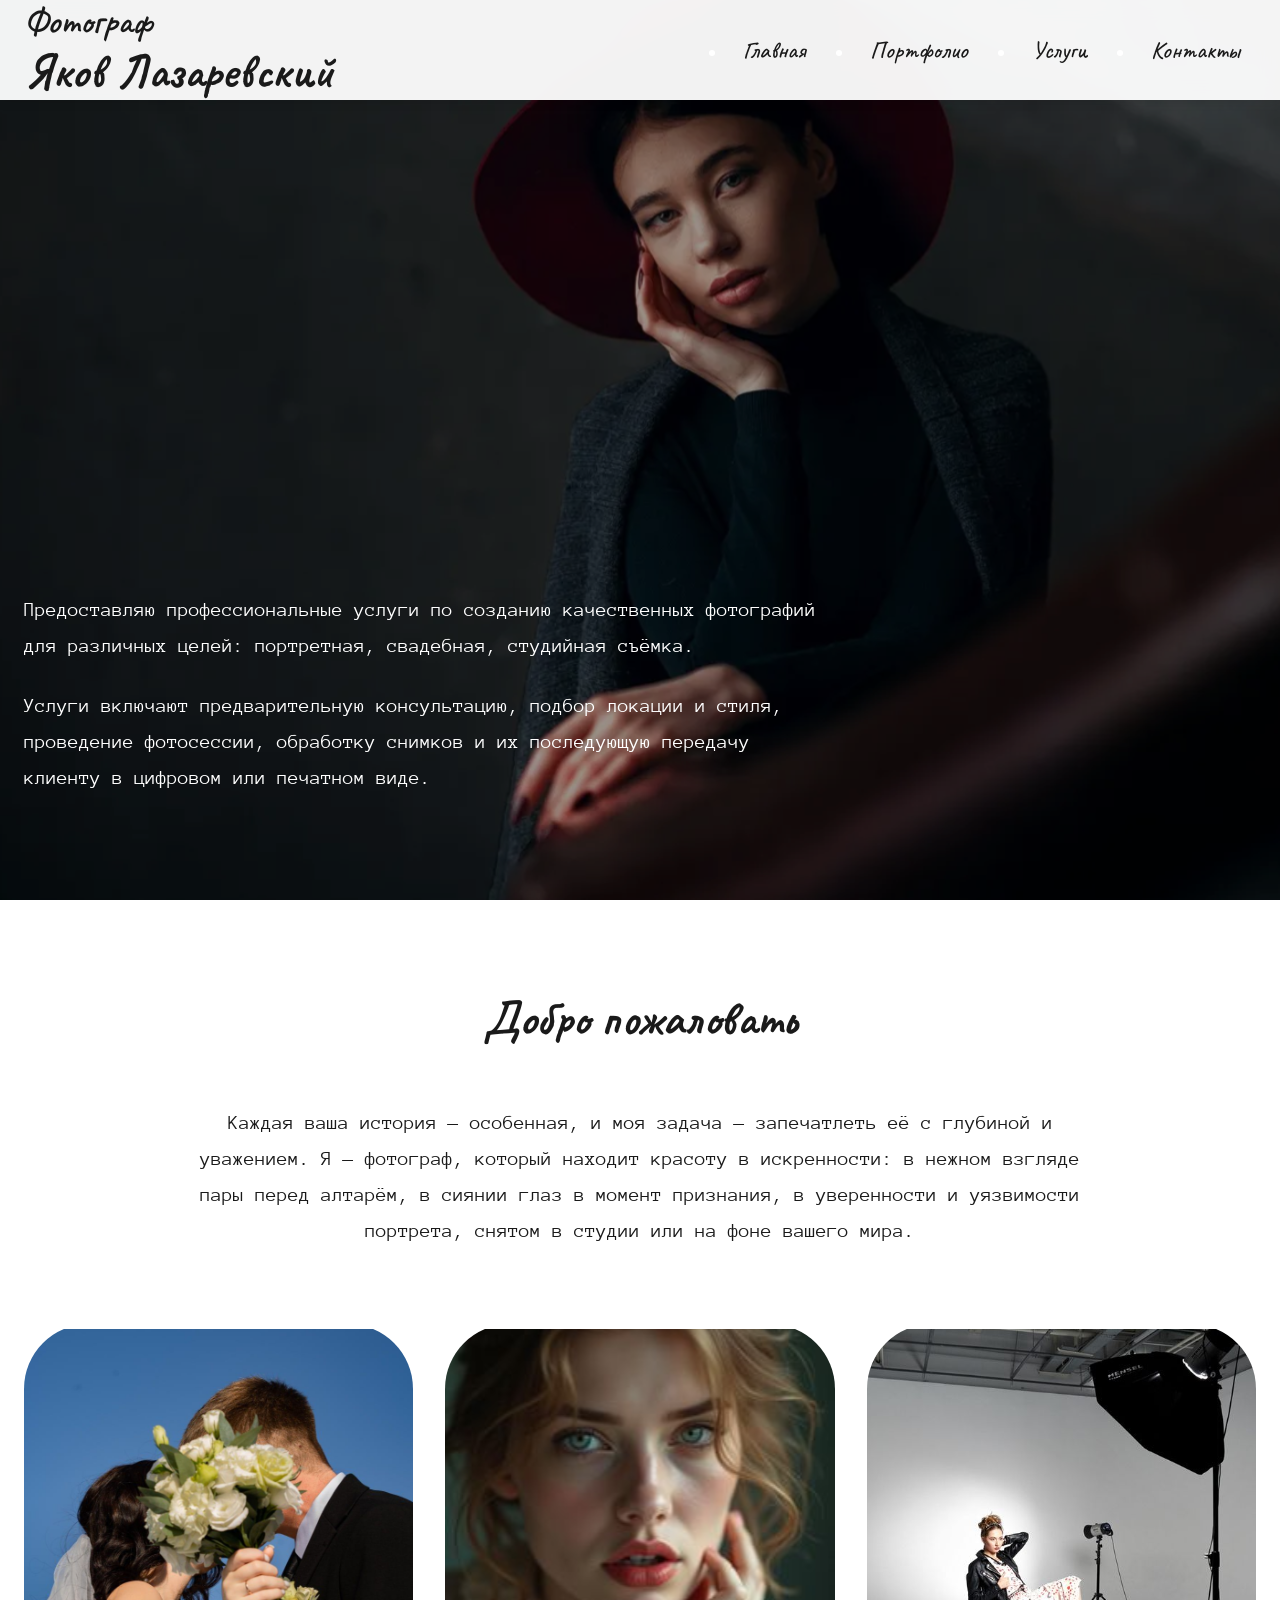
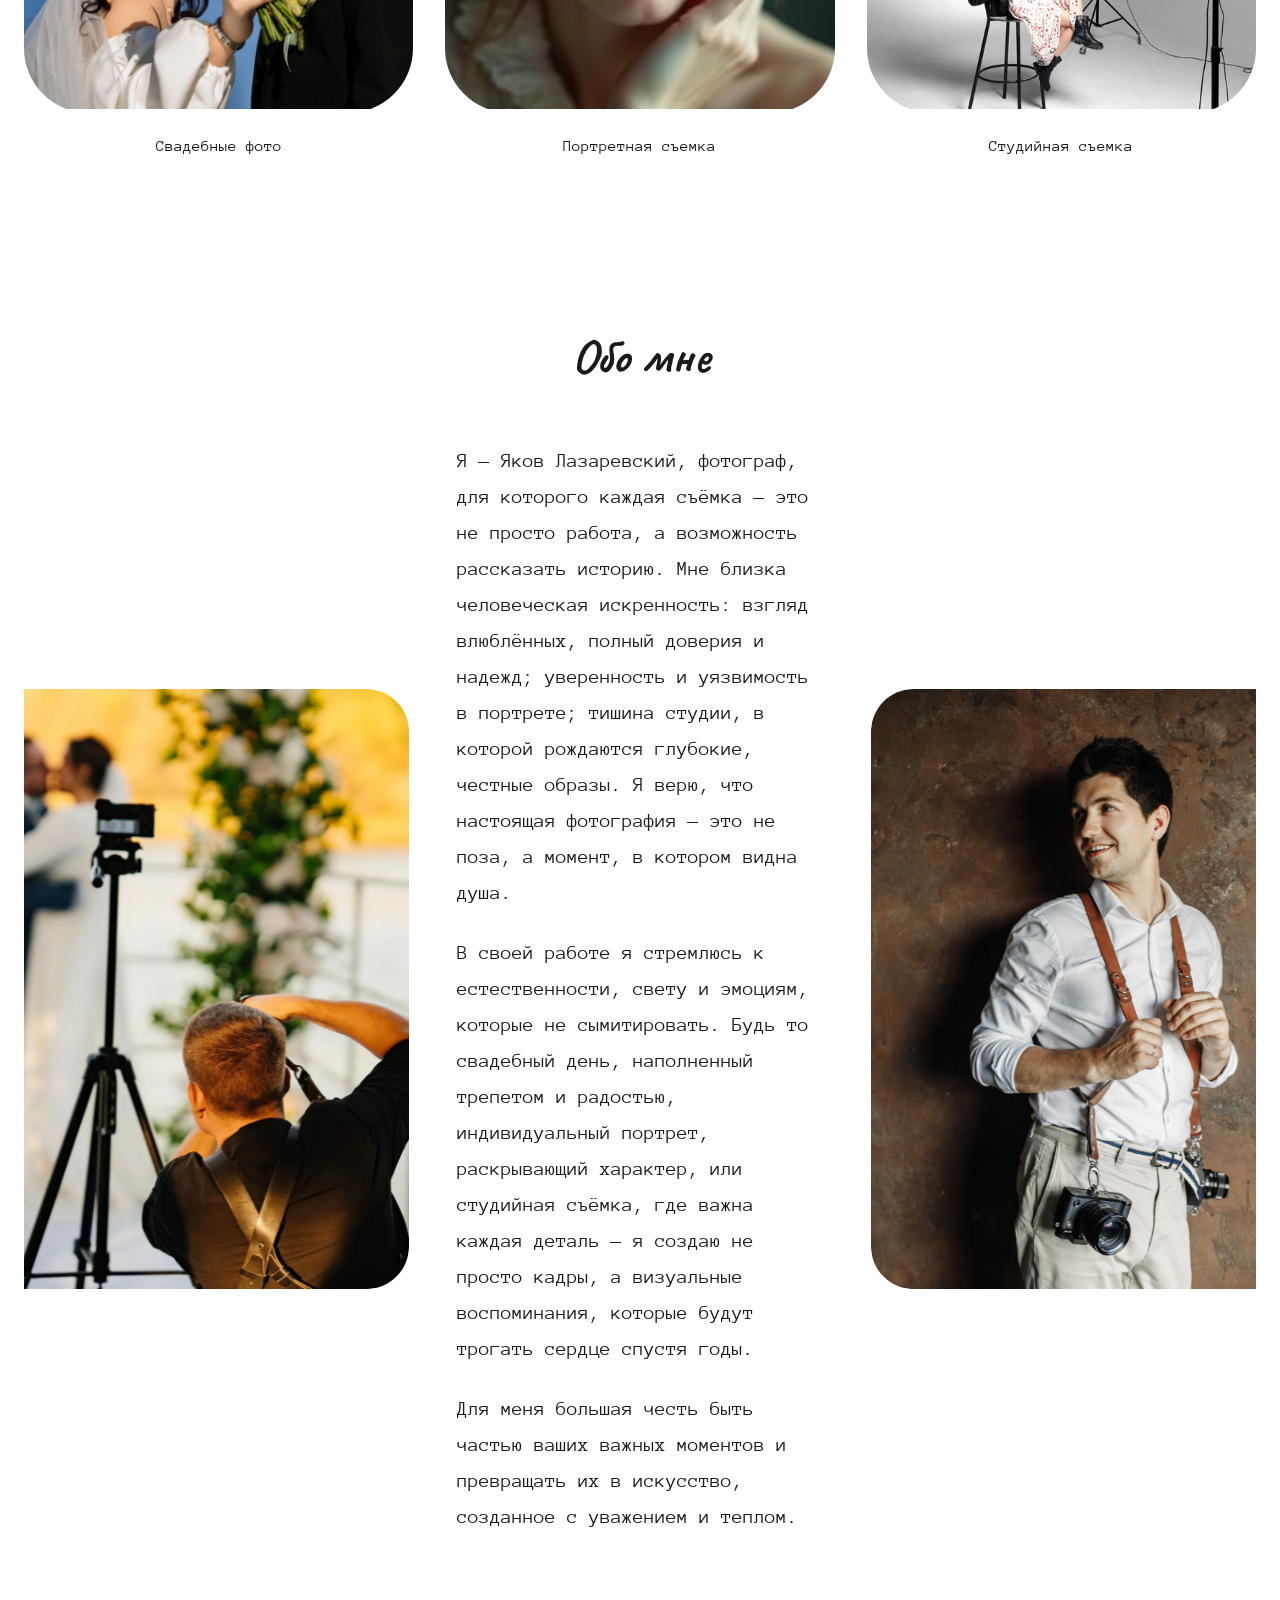
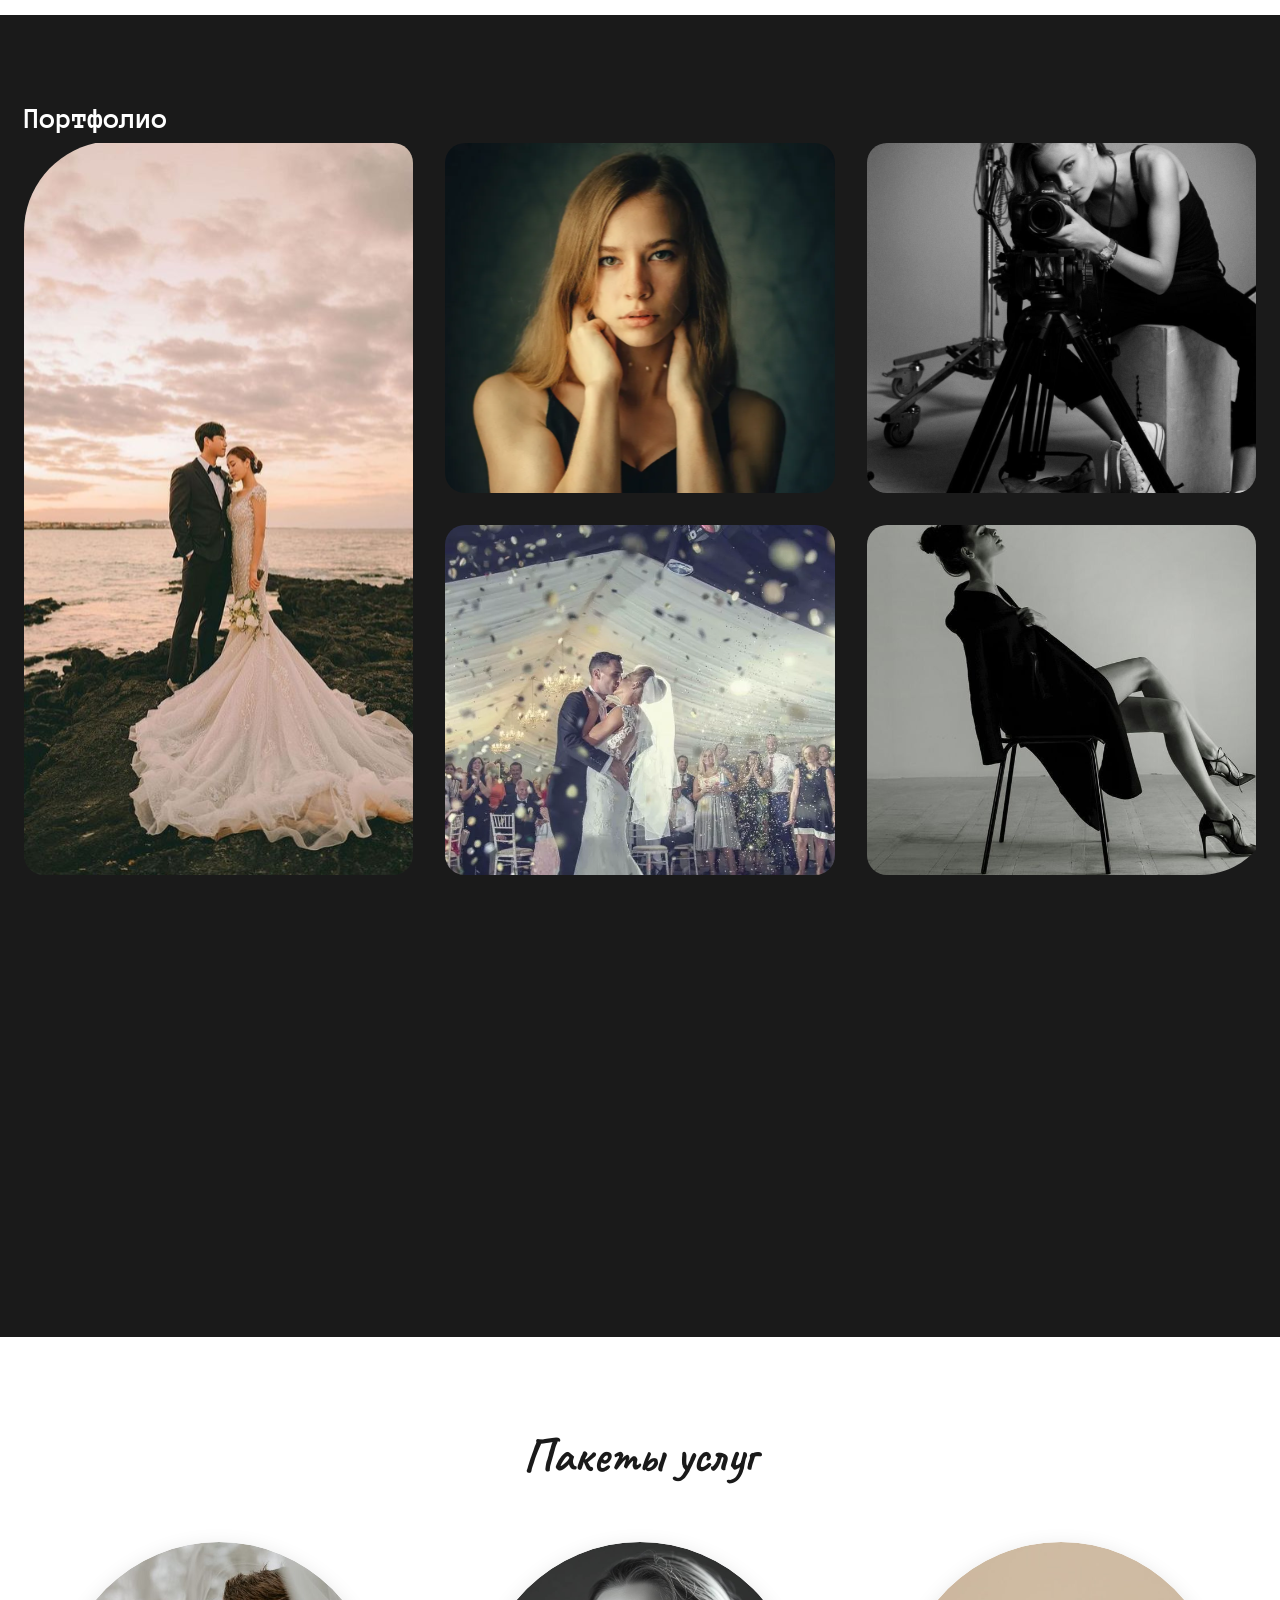
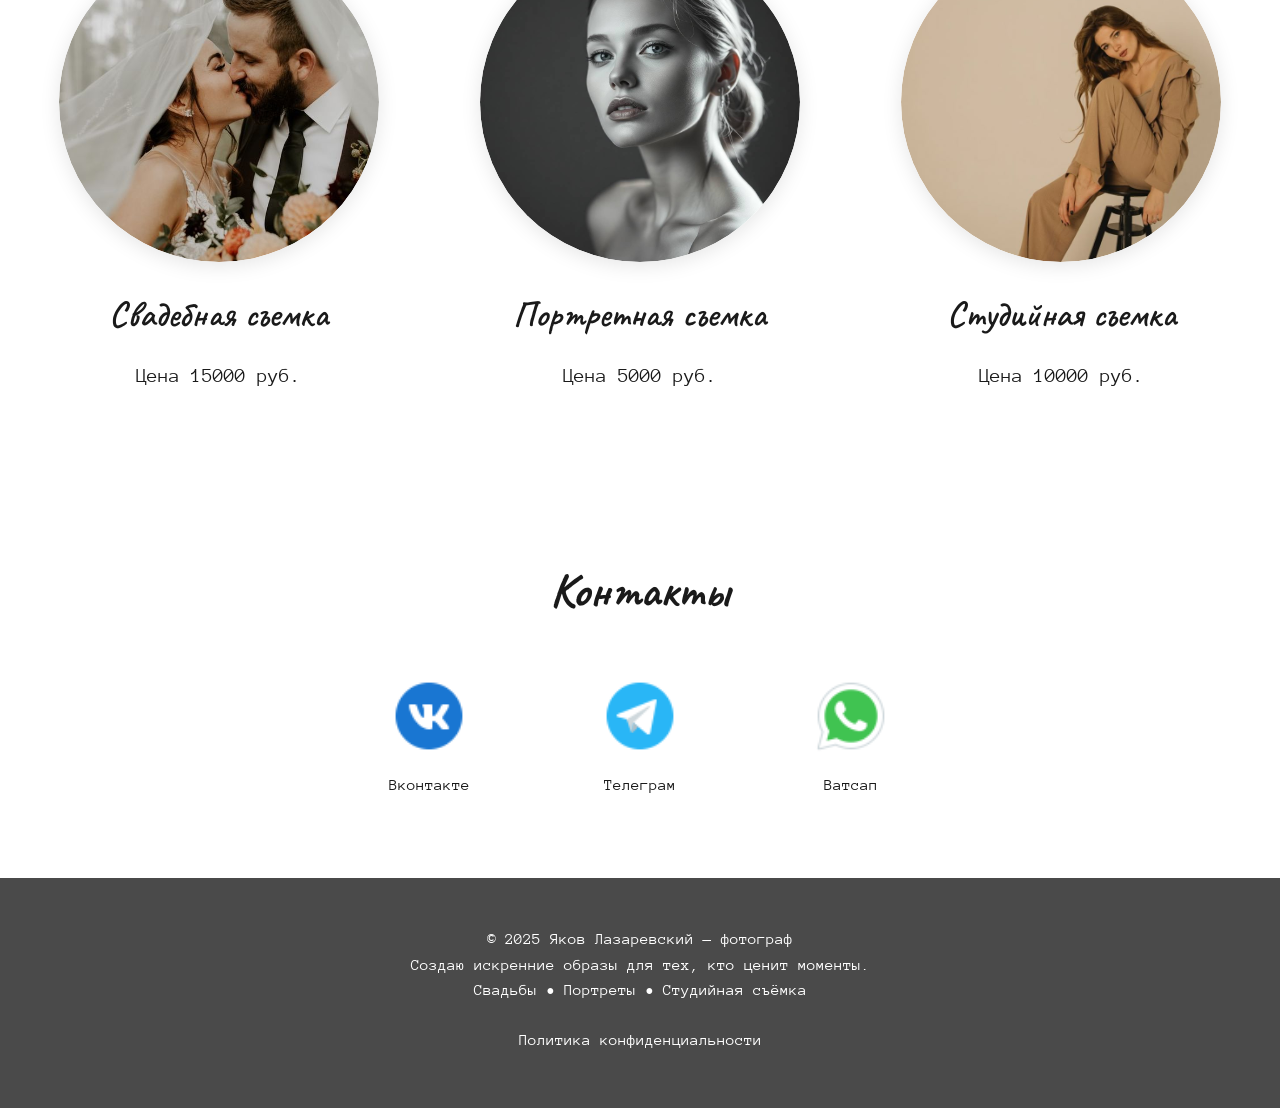
<file: index.html>
<!DOCTYPE html>
<html lang="ru">
<head>
    <meta charset="UTF-8">
    <meta name="viewport" content="width=device-width, initial-scale=1.0">
    <meta name="description" content="Профессиональный фотограф Яков Лазаревский - портретная, свадебная, студийная съёмка">
    <title>Яков Лазаревский - Профессиональный фотограф</title>
    
    <link rel="preconnect" href="https://fonts.googleapis.com">
    <link rel="preconnect" href="https://fonts.gstatic.com" crossorigin>
    <link href="https://fonts.googleapis.com/css2?family=Anonymous+Pro:wght@400;700&family=Caveat:wght@400;500;600;700&display=swap" rel="stylesheet">
    
    <link rel="stylesheet" href="style.css">
</head>
<body>
    <header class="header">
        <div class="container header__container">
            <div class="header__logo">
                <span class="header__logo-title">Фотограф</span>
                <span class="header__logo-name">Яков Лазаревский</span>
            </div>
            
            <button class="header__burger burger" type="button" aria-label="Открыть меню" aria-expanded="false">
                <span class="burger__line"></span>
                <span class="burger__line"></span>
                <span class="burger__line"></span>
            </button>

            <nav class="nav">
    <ul class="nav__list">
        <li class="nav__item"><a href="#main" class="nav__link nav__link--active">Главная</a></li>
        <li class="nav__item"><a href="portfolio.html" class="nav__link">Портфолио</a></li>
        <li class="nav__item"><a href="services.html" class="nav__link">Услуги</a></li>
        <li class="nav__item"><a href="contacts.html" class="nav__link">Контакты</a></li>
    </ul>
</nav>
            </nav>
        </div>
    </header>

    <main class="main" id="main">
        <section class="hero">
            <div class="hero__bg">
                <img src="img/image1.svg" alt="" class="hero__bg-image">
                <div class="hero__overlay"></div>
            </div>
            <div class="container hero__container">
                <div class="hero__content">
                    <p class="hero__text">
                        Предоставляю профессиональные услуги по созданию качественных фотографий для различных целей:
                        портретная, свадебная, студийная съёмка.
                    </p>
                    <p class="hero__text">
                        Услуги включают предварительную консультацию, подбор локации и стиля, проведение фотосессии, 
                        обработку снимков и их последующую передачу клиенту в цифровом или печатном виде.
                    </p>
                </div>
            </div>
        </section>

<section id="welcome" class="welcome">
    <div class="container">
        <h2 class="welcome__title">Добро пожаловать</h2>
        <p class="welcome__text">
            Каждая ваша история — особенная, и моя задача — запечатлеть её с глубиной и уважением.
            Я — фотограф, который находит красоту в искренности: в нежном взгляде пары перед алтарём,
            в сиянии глаз в момент признания, в уверенности и уязвимости портрета, снятом в студии
            или на фоне вашего мира.
        </p>
        
        <div class="welcome__grid">
            <div class="welcome__card">
                <div class="welcome__card-image">
                    <img src="img/image 2.svg" alt="Свадебные фото" class="welcome__img">
                </div>
                <h3 class="welcome__card-title">Свадебные фото</h3>
            </div>
            
            <div class="welcome__card">
                <div class="welcome__card-image">
                    <img src="img/image 3.svg" alt="Портретная съемка" class="welcome__img">
                </div>
                <h3 class="welcome__card-title">Портретная съемка</h3>
            </div>
            
            <div class="welcome__card">
                <div class="welcome__card-image">
                    <img src="img/image 4.svg" alt="Студийная съемка" class="welcome__img">
                </div>
                <h3 class="welcome__card-title">Студийная съемка</h3>
            </div>
        </div>
    </div>
</section>
<section id="about" class="about">
    <div class="container">
        <h2 class="about__title">Обо мне</h2>
        
        <div class="about__grid">
            <div class="about__image-wrapper about__image-wrapper--left">
                <img src="img/image 5.svg" alt="Фотограф за работой" class="about__img">
            </div>
            
            <div class="about__content">
                <p class="about__text">
                    Я — Яков Лазаревский, фотограф, для которого каждая съёмка — это не просто работа, а возможность рассказать историю. Мне близка человеческая искренность: взгляд влюблённых, полный доверия и надежд; уверенность и уязвимость в портрете; тишина студии, в которой рождаются глубокие, честные образы. Я верю, что настоящая фотография — это не поза, а момент, в котором видна душа.
                </p>
                
                <p class="about__text">
                    В своей работе я стремлюсь к естественности, свету и эмоциям, которые не сымитировать. Будь то свадебный день, наполненный трепетом и радостью, индивидуальный портрет, раскрывающий характер, или студийная съёмка, где важна каждая деталь — я создаю не просто кадры, а визуальные воспоминания, которые будут трогать сердце спустя годы.
                </p>
                
                <p class="about__text">
                    Для меня большая честь быть частью ваших важных моментов и превращать их в искусство, созданное с уважением и теплом.
                </p>
            </div>
            
            <div class="about__image-wrapper about__image-wrapper--right">
                <img src="img/image 6.svg" alt="Портрет фотографа" class="about__img">
            </div>
        </div>
    </div>
</section>

<section id="portfolio" class="portfolio">
    <div class="container">
        <h2 class="portfolio__title">Портфолио</h2>
        
        <div class="portfolio__grid">
            <div class="portfolio__item portfolio__item--large">
                <img src="img/image 8.svg" alt="Свадебная фотосессия на закате" class="portfolio__img">
            </div>
            
            <div class="portfolio__item">
                <img src="img/image 9.svg" alt="Портретная съёмка" class="portfolio__img">
            </div>
            
            <div class="portfolio__item">
                <img src="img/image 10.svg" alt="За кадром фотосессии" class="portfolio__img">
            </div>
            
            <div class="portfolio__item portfolio__item--wide">
                <img src="img/image 7.svg" alt="Свадебный приём" class="portfolio__img">
            </div>
            
            <div class="portfolio__item">
                <img src="img/image 11.svg" alt="Fashion съёмка" class="portfolio__img">
            </div>
        </div>
    </div>
</section>

<section id="services" class="services">
    <div class="container">
        <h2 class="services__title">Пакеты услуг</h2>
        
        <div class="services__grid">
            <div class="services__card">
                <div class="services__image-wrapper">
                    <img src="img/image 12.svg" alt="Свадебная съемка" class="services__img">
                </div>
                <h3 class="services__card-title">Свадебная съемка</h3>
                <p class="services__price">Цена 15000 руб.</p>
            </div>
            
            <div class="services__card">
                <div class="services__image-wrapper">
                    <img src="img/image 13.svg" alt="Портретная съемка" class="services__img">
                </div>
                <h3 class="services__card-title">Портретная съемка</h3>
                <p class="services__price">Цена 5000 руб.</p>
            </div>
            
            <div class="services__card">
                <div class="services__image-wrapper">
                    <img src="img/image 14.svg" alt="Студийная съемка" class="services__img">
                </div>
                <h3 class="services__card-title">Студийная съемка</h3>
                <p class="services__price">Цена 10000 руб.</p>
            </div>
        </div>
    </div>
</section>

<section id="contacts" class="contacts">
    <div class="container">
        <h2 class="contacts__title">Контакты</h2>
        
        <div class="contacts__grid">
            <div class="contacts__item">
                <img src="img/image 15.svg" alt="Вконтакте" class="contacts__icon-img">
                <span class="contacts__label">Вконтакте</span>
            </div>
            
            <div class="contacts__item">
                <img src="img/image 17.svg" alt="Телеграм" class="contacts__icon-img">
                <span class="contacts__label">Телеграм</span>
            </div>
            
            <div class="contacts__item">
                <img src="img/image 16.svg" alt="Ватсап" class="contacts__icon-img">
                <span class="contacts__label">Ватсап</span>
            </div>
        </div>
    </div>
</section>

<footer class="footer">
    <div class="container">
        <p class="footer__text">
            © 2025 Яков Лазаревский — фотограф<br>
            Создаю искренние образы для тех, кто ценит моменты.<br>
            Свадьбы • Портреты • Студийная съёмка
        </p>
        <p class="footer__policy">Политика конфиденциальности</p>
    </div>
</footer>
    </main>

    <script src="script.js"></script>
</body>
</html>
</file>
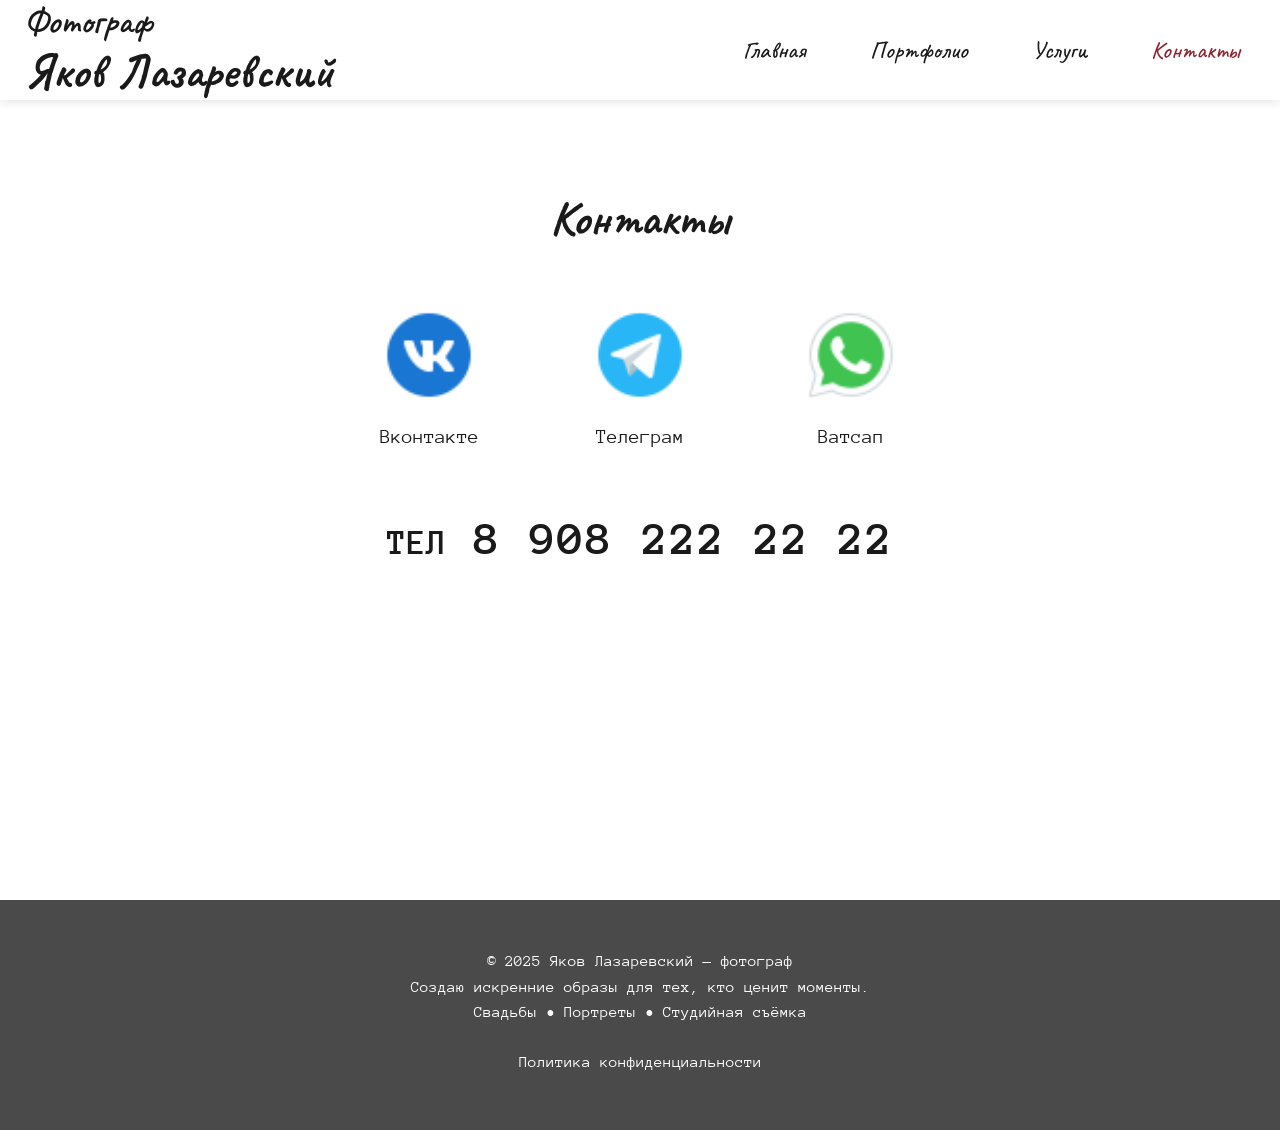
<file: contacts.html>
<!DOCTYPE html>
<html lang="ru">
<head>
    <meta charset="UTF-8">
    <meta name="viewport" content="width=device-width, initial-scale=1.0">
    <title>Контакты - Яков Лазаревский</title>
    <link rel="stylesheet" href="style.css">
    <link href="https://fonts.googleapis.com/css2?family=Caveat:wght@400;600;700&family=Anonymous+Pro:wght@400;600&display=swap" rel="stylesheet">
</head>
<body>
    <header class="header header--white">
        <div class="container header__container">
            <div class="header__logo">
                <span class="header__logo-title">Фотограф</span>
                <span class="header__logo-name">Яков Лазаревский</span>
            </div>
            
            <nav class="nav">
                <ul class="nav__list">
                    <li class="nav__item"><a href="index.html" class="nav__link">Главная</a></li>
                    <li class="nav__item"><a href="portfolio.html" class="nav__link">Портфолио</a></li>
                    <li class="nav__item"><a href="services.html" class="nav__link">Услуги</a></li>
                    <li class="nav__item"><a href="contacts.html" class="nav__link nav__link--active">Контакты</a></li>
                </ul>
            </nav>
            
            <button class="burger" aria-label="Меню" aria-expanded="false">
                <span class="burger__line"></span>
                <span class="burger__line"></span>
                <span class="burger__line"></span>
            </button>
        </div>
    </header>

    <section class="contacts-page">
        <div class="container">
            <h1 class="contacts-page__title">Контакты</h1>
            
            <div class="contacts-page__social">
                <div class="contacts-page__item">
                    <img src="img/image 15.svg" alt="Вконтакте" class="contacts-page__icon">
                    <span class="contacts-page__label">Вконтакте</span>
                </div>
                
                <div class="contacts-page__item">
                    <img src="img/image 17.svg" alt="Телеграм" class="contacts-page__icon">
                    <span class="contacts-page__label">Телеграм</span>
                </div>
                
                <div class="contacts-page__item">
                    <img src="img/image 16.svg" alt="Ватсап" class="contacts-page__icon">
                    <span class="contacts-page__label">Ватсап</span>
                </div>
            </div>
            
            <div class="contacts-page__phone">
    <span class="contacts-page__phone-label">ТЕЛ</span>
    <span class="contacts-page__phone-number">8 908 222 22 22</span>
</div>
        </div>
    </section>

    <footer class="footer">
        <div class="container">
            <p class="footer__text">
                © 2025 Яков Лазаревский — фотограф<br>
                Создаю искренние образы для тех, кто ценит моменты.<br>
                Свадьбы • Портреты • Студийная съёмка
            </p>
            <p class="footer__policy">Политика конфиденциальности</p>
        </div>
    </footer>

    <script src="script.js"></script>
</body>
</html>
</file>
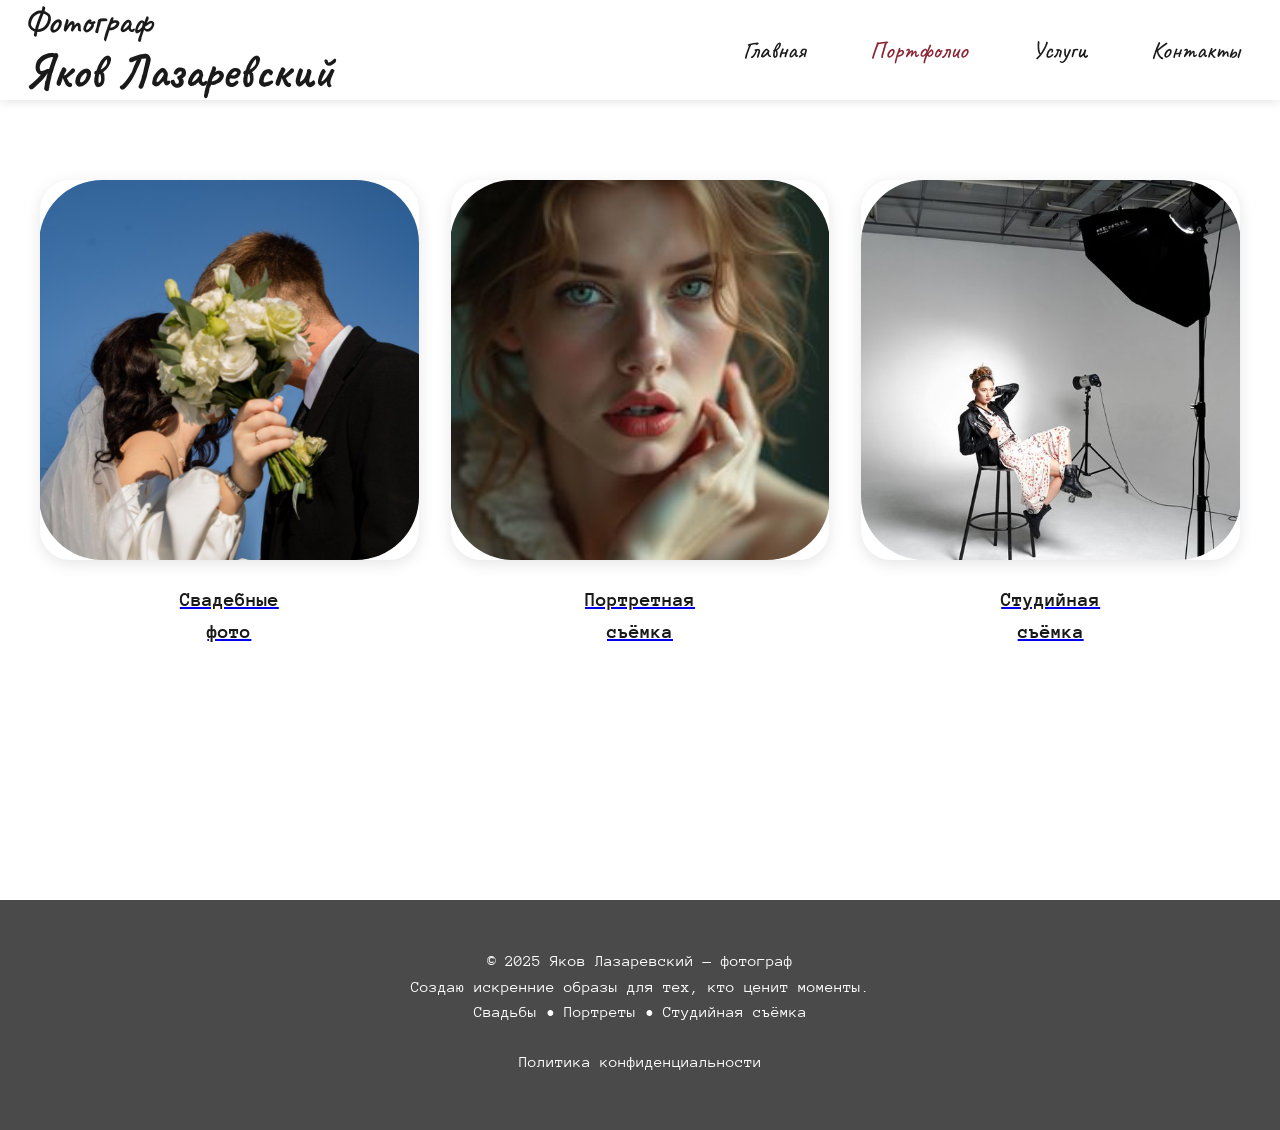
<file: portfolio.html>
<!DOCTYPE html>
<html lang="ru">
<head>
    <meta charset="UTF-8">
    <meta name="viewport" content="width=device-width, initial-scale=1.0">
    <title>Портфолио - Яков Лазаревский</title>
    <link rel="stylesheet" href="style.css">
    <link href="https://fonts.googleapis.com/css2?family=Caveat:wght@400;600;700&family=Anonymous+Pro:wght@400;600&display=swap" rel="stylesheet">
</head>
<body>
    <header class="header header--white">
        <div class="container header__container">
            <div class="header__logo">
                <span class="header__logo-title">Фотограф</span>
                <span class="header__logo-name">Яков Лазаревский</span>
            </div>
            
            <nav class="nav">
                <ul class="nav__list">
                    <li class="nav__item"><a href="index.html" class="nav__link">Главная</a></li>
                    <li class="nav__item"><a href="portfolio.html" class="nav__link nav__link--active">Портфолио</a></li>
                    <li class="nav__item"><a href="services.html" class="nav__link">Услуги</a></li>
                    <li class="nav__item"><a href="contacts.html" class="nav__link">Контакты</a></li>
                </ul>
            </nav>
            
            <button class="burger" aria-label="Меню" aria-expanded="false">
                <span class="burger__line"></span>
                <span class="burger__line"></span>
                <span class="burger__line"></span>
            </button>
        </div>
    </header>

    <section class="portfolio-page">
        <div class="container">
            
            <div class="portfolio-page__grid">
                <a href="wedding-portfolio.html" class="portfolio-page__card-link">
                    <div class="portfolio-page__card">
                        <div class="portfolio-page__image-wrapper">
                            <img src="img/image 2.svg" alt="Свадебные фото" class="portfolio-page__img">
                        </div>
                        <p class="portfolio-page__title">Свадебные<br>фото</p>
                    </div>
                </a>
                
                <a href="portrait-portfolio.html" class="portfolio-page__card-link">
                    <div class="portfolio-page__card">
                        <div class="portfolio-page__image-wrapper">
                            <img src="img/image 3.svg" alt="Портретная съемка" class="portfolio-page__img">
                        </div>
                        <p class="portfolio-page__title">Портретная<br>съёмка</p>
                    </div>
                </a>
                
                <a href="studio-portfolio.html" class="portfolio-page__card-link">
                    <div class="portfolio-page__card">
                        <div class="portfolio-page__image-wrapper">
                            <img src="img/image 4.svg" alt="Студийная съемка" class="portfolio-page__img">
                        </div>
                        <p class="portfolio-page__title">Студийная<br>съёмка</p>
                    </div>
                </a>
            </div>
        </div>
    </section>

    <footer class="footer">
        <div class="container">
            <p class="footer__text">
                © 2025 Яков Лазаревский — фотограф<br>
                Создаю искренние образы для тех, кто ценит моменты.<br>
                Свадьбы • Портреты • Студийная съёмка
            </p>
            <p class="footer__policy">Политика конфиденциальности</p>
        </div>
    </footer>

    <script src="script.js"></script>
</body>
</html>
</file>
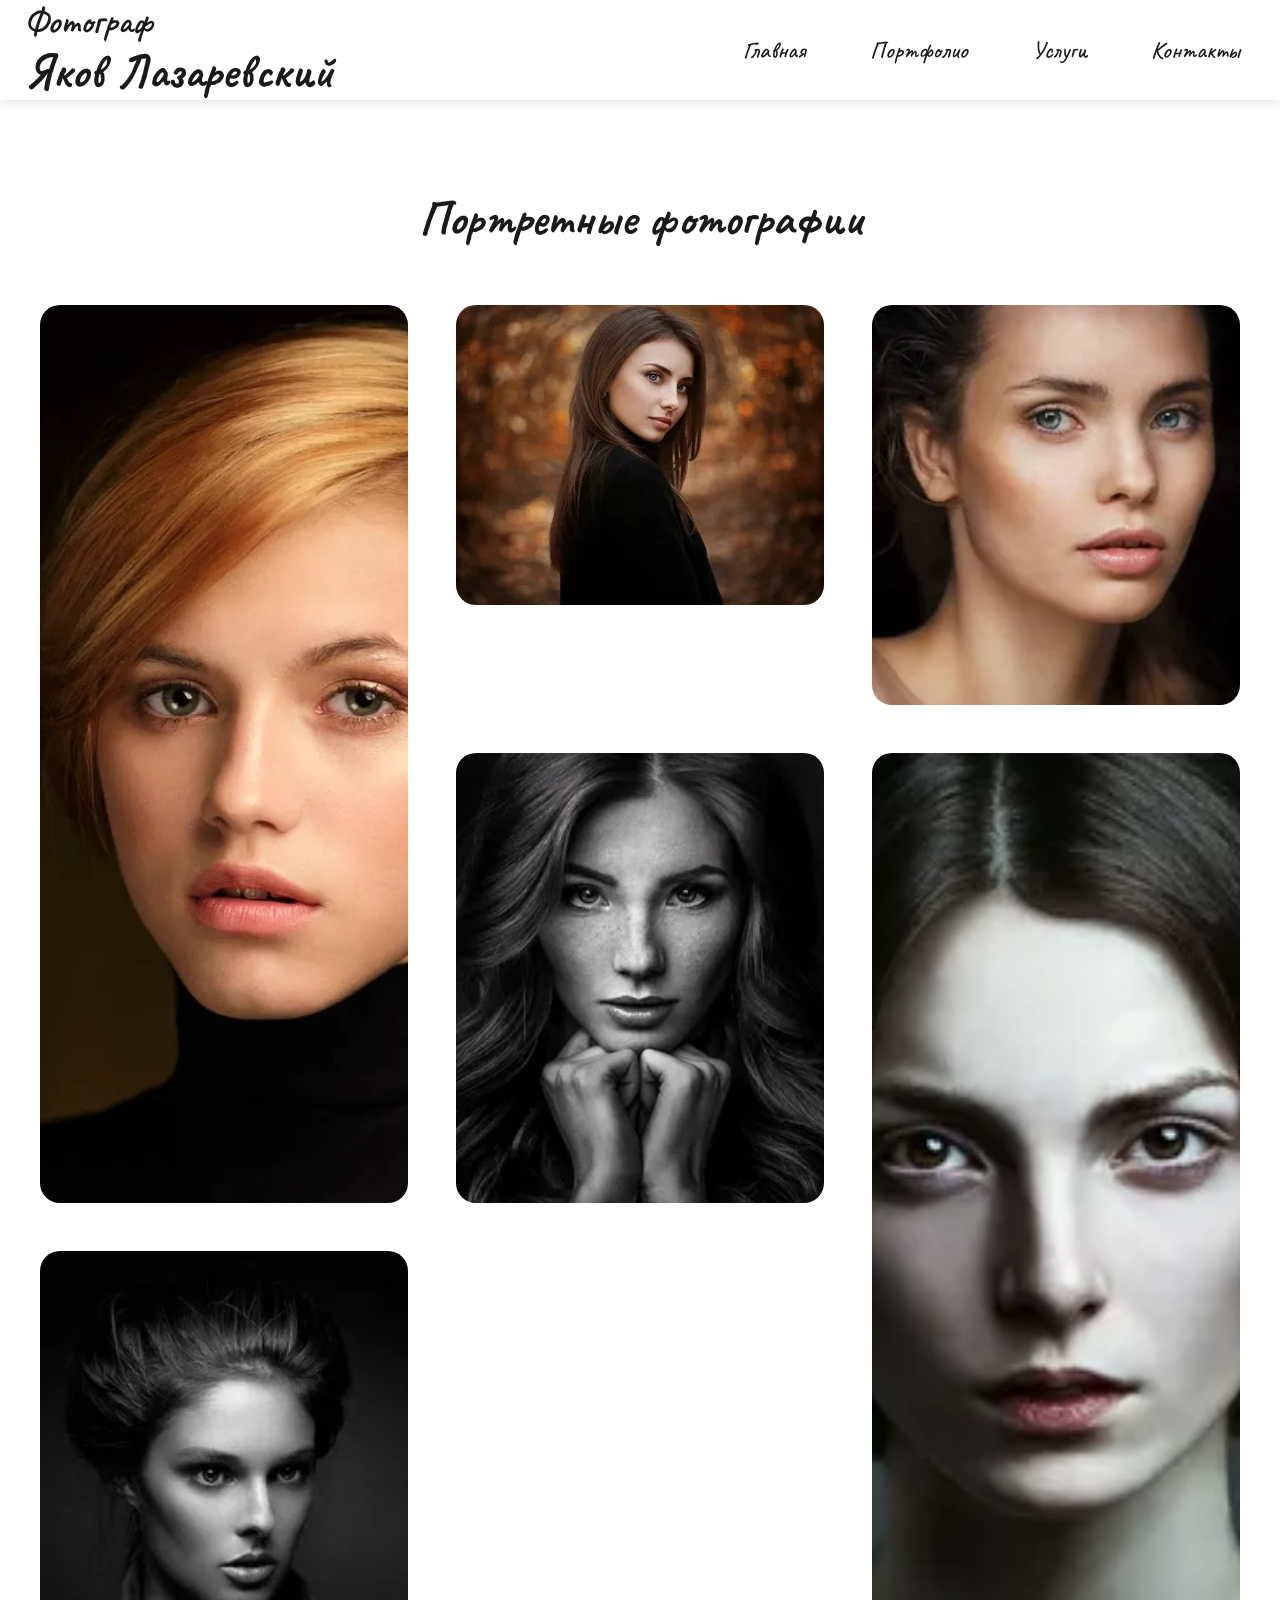
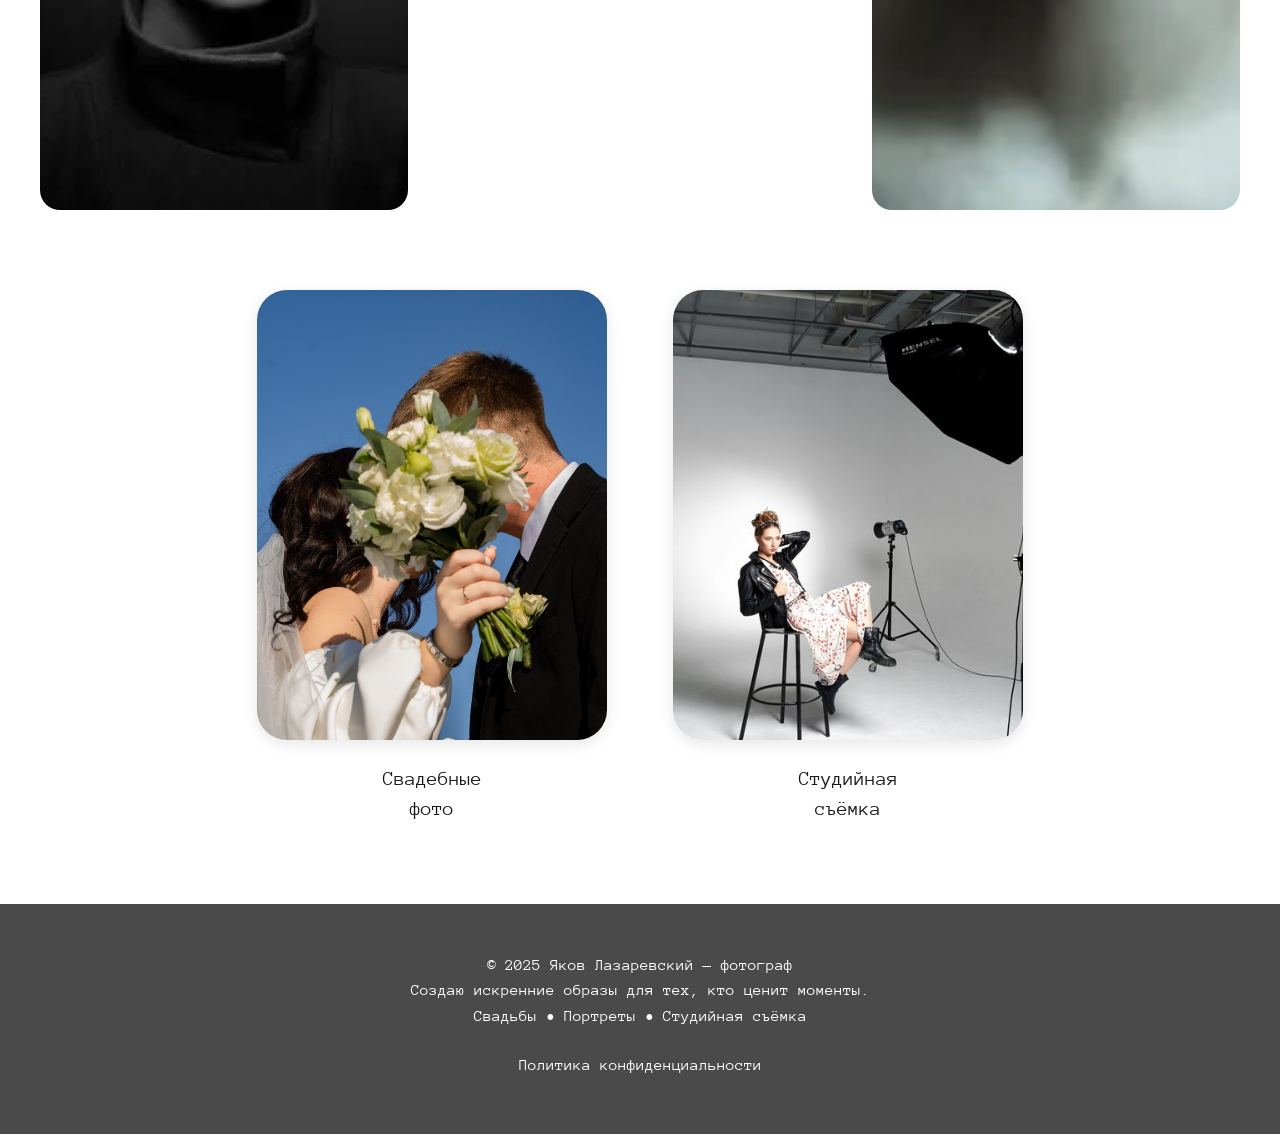
<file: portrait-portfolio.html>
<!DOCTYPE html>
<html lang="ru">
<head>
    <meta charset="UTF-8">
    <meta name="viewport" content="width=device-width, initial-scale=1.0">
    <title>Портретное портфолио - Яков Лазаревский</title>
    <link rel="stylesheet" href="style.css">
    <link href="https://fonts.googleapis.com/css2?family=Caveat:wght@400;600;700&family=Anonymous+Pro:wght@400;600&display=swap" rel="stylesheet">
</head>
<body>
    <header class="header header--white">
        <div class="container header__container">
            <div class="header__logo">
                <span class="header__logo-title">Фотограф</span>
                <span class="header__logo-name">Яков Лазаревский</span>
            </div>
            
            <nav class="nav">
                <ul class="nav__list">
                    <li class="nav__item"><a href="index.html" class="nav__link">Главная</a></li>
                    <li class="nav__item"><a href="portfolio.html" class="nav__link">Портфолио</a></li>
                    <li class="nav__item"><a href="services.html" class="nav__link">Услуги</a></li>
                    <li class="nav__item"><a href="contacts.html" class="nav__link">Контакты</a></li>
                </ul>
            </nav>
            
            <button class="burger" aria-label="Меню" aria-expanded="false">
                <span class="burger__line"></span>
                <span class="burger__line"></span>
                <span class="burger__line"></span>
            </button>
        </div>
    </header>

    <section class="portrait-portfolio-page">
        <div class="container">
            <h1 class="portrait-portfolio-page__title">Портретные фотографии</h1>
            
            <div class="portrait-portfolio-page__grid">
                <div class="portrait-portfolio-page__item portrait-portfolio-page__item--tall">
                    <img src="img/50.svg" alt="Портретное фото" class="portrait-portfolio-page__img">
                </div>
                
                <div class="portrait-portfolio-page__item portrait-portfolio-page__item--small">
                    <img src="img/image 27.svg" alt="Портретное фото" class="portrait-portfolio-page__img">
                </div>
                
                <div class="portrait-portfolio-page__item portrait-portfolio-page__item--medium">
                    <img src="img/51.svg" alt="Портретное фото" class="portrait-portfolio-page__img">
                </div>
                
                <div class="portrait-portfolio-page__item portrait-portfolio-page__item--medium-vertical">
                    <img src="img/52.svg" alt="Портретное фото" class="portrait-portfolio-page__img">
                </div>
                
                <div class="portrait-portfolio-page__item portrait-portfolio-page__item--tall-bw">
                    <img src="img/54.svg" alt="Портретное фото" class="portrait-portfolio-page__img">
                </div>
                
                <div class="portrait-portfolio-page__item portrait-portfolio-page__item--tall-color">
                    <img src="img/53.svg" alt="Портретное фото" class="portrait-portfolio-page__img">
                </div>
            </div>
            
            <div class="portrait-portfolio-page__categories">
                <a href="wedding-portfolio.html" class="portrait-portfolio-page__category">
                    <div class="portrait-portfolio-page__category-image">
                        <img src="img/image 2.svg" alt="Свадебные фото" class="portrait-portfolio-page__category-img">
                    </div>
                    <p class="portrait-portfolio-page__category-title">Свадебные<br>фото</p>
                </a>
                
                <a href="studio-portfolio.html" class="portrait-portfolio-page__category">
                    <div class="portrait-portfolio-page__category-image">
                        <img src="img/image 4.svg" alt="Студийная съемка" class="portrait-portfolio-page__category-img">
                    </div>
                    <p class="portrait-portfolio-page__category-title">Студийная<br>съёмка</p>
                </a>
            </div>
        </div>
    </section>

    <footer class="footer">
        <div class="container">
            <p class="footer__text">
                © 2025 Яков Лазаревский — фотограф<br>
                Создаю искренние образы для тех, кто ценит моменты.<br>
                Свадьбы • Портреты • Студийная съёмка
            </p>
            <p class="footer__policy">Политика конфиденциальности</p>
        </div>
    </footer>

    <script src="script.js"></script>
</body>
</html>
</file>
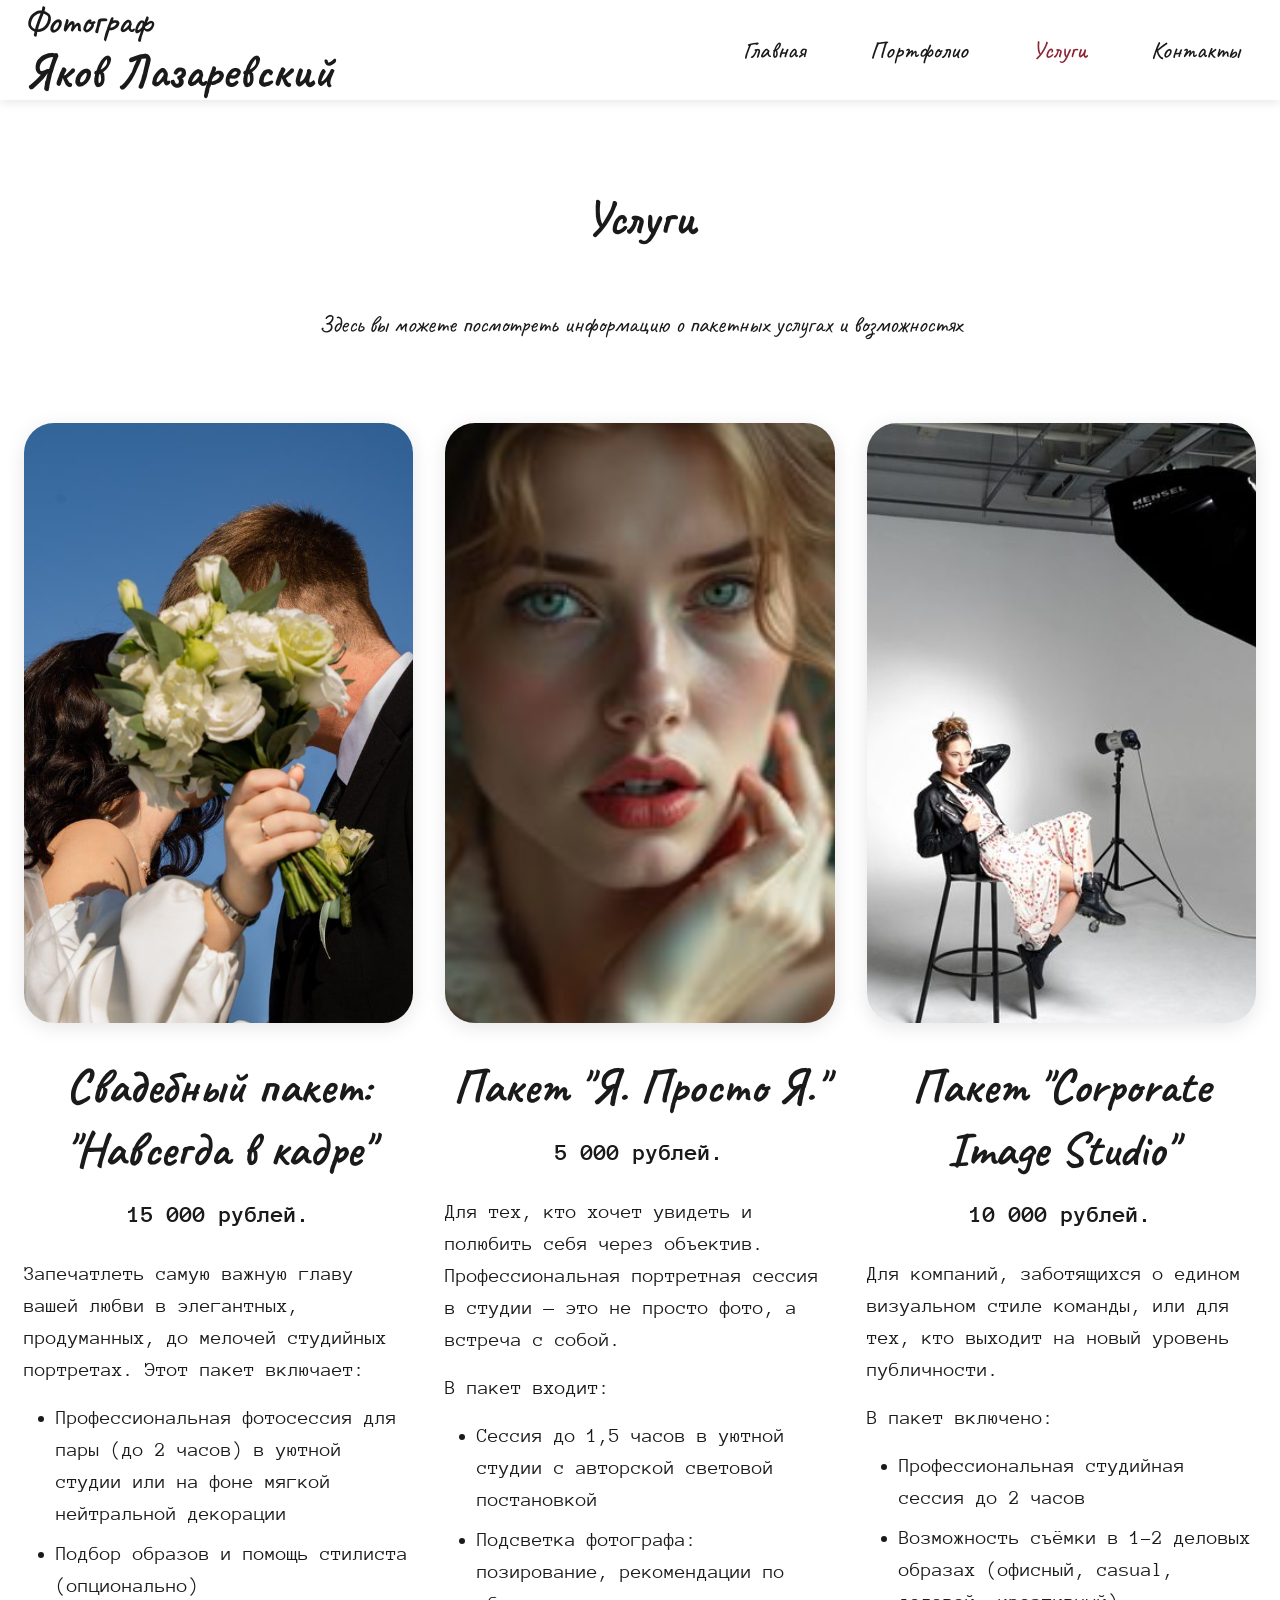
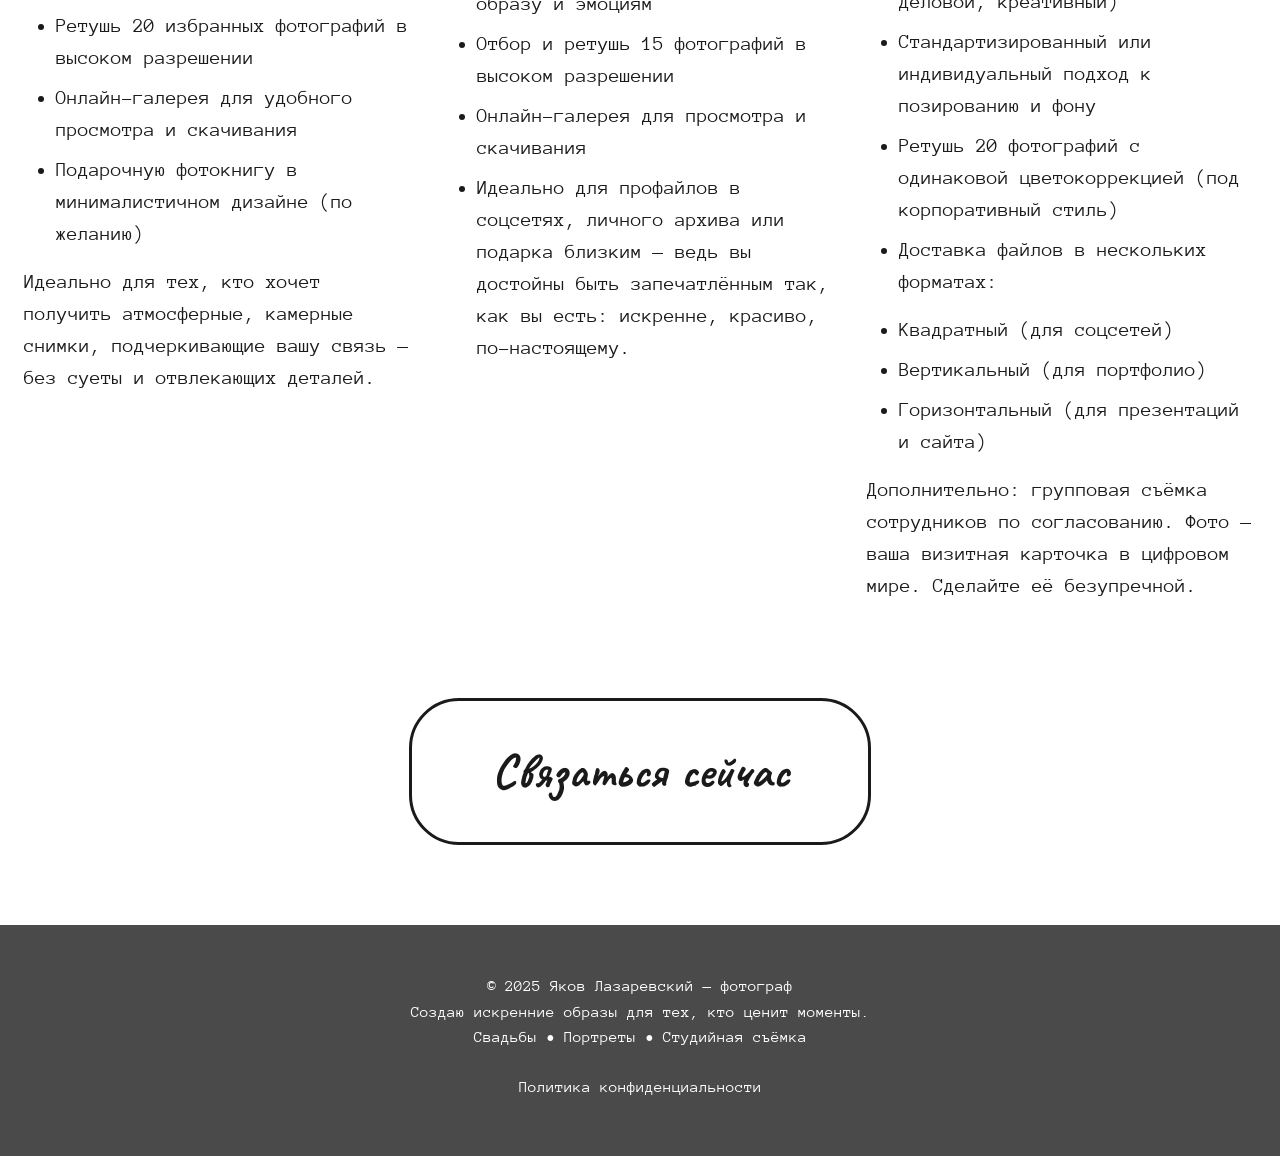
<file: services.html>
<!DOCTYPE html>
<html lang="ru">
<head>
    <meta charset="UTF-8">
    <meta name="viewport" content="width=device-width, initial-scale=1.0">
    <title>Услуги - Яков Лазаревский</title>
    <link rel="stylesheet" href="style.css">
    <link href="https://fonts.googleapis.com/css2?family=Caveat:wght@400;600;700&family=Anonymous+Pro:wght@400;600&display=swap" rel="stylesheet">
</head>
<body>
    <header class="header header--white">
        <div class="container header__container">
            <div class="header__logo">
                <span class="header__logo-title">Фотограф</span>
                <span class="header__logo-name">Яков Лазаревский</span>
            </div>
            
            <nav class="nav">
                <ul class="nav__list">
                    <li class="nav__item"><a href="index.html" class="nav__link">Главная</a></li>
                    <li class="nav__item"><a href="portfolio.html" class="nav__link">Портфолио</a></li>
                    <li class="nav__item"><a href="services.html" class="nav__link nav__link--active">Услуги</a></li>
                    <li class="nav__item"><a href="contacts.html" class="nav__link">Контакты</a></li>
                </ul>
            </nav>
            
            <button class="burger" aria-label="Меню" aria-expanded="false">
                <span class="burger__line"></span>
                <span class="burger__line"></span>
                <span class="burger__line"></span>
            </button>
        </div>
    </header>

    <section class="services-page">
        <div class="container">
            <h1 class="services-page__title">Услуги</h1>
            <p class="services-page__subtitle">Здесь вы можете посмотреть информацию о пакетных услугах и возможностях</p>
            
            <div class="services-page__grid">
                <div class="services-page__card">
                    <div class="services-page__image-wrapper">
                        <img src="img/image 2.svg" alt="Свадебная съемка" class="services-page__img">
                    </div>
                    <h3 class="services-page__card-title">Свадебный пакет:<br>"Навсегда в кадре"</h3>
                    <p class="services-page__price">15 000 рублей.</p>
                    <div class="services-page__description">
                        <p>Запечатлеть самую важную главу вашей любви в элегантных, продуманных, до мелочей студийных портретах. Этот пакет включает:</p>
                        <ul class="services-page__list">
                            <li>Профессиональная фотосессия для пары (до 2 часов) в уютной студии или на фоне мягкой нейтральной декорации</li>
                            <li>Подбор образов и помощь стилиста (опционально)</li>
                            <li>Ретушь 20 избранных фотографий в высоком разрешении</li>
                            <li>Онлайн-галерея для удобного просмотра и скачивания</li>
                            <li>Подарочную фотокнигу в минималистичном дизайне (по желанию)</li>
                        </ul>
                        <p>Идеально для тех, кто хочет получить атмосферные, камерные снимки, подчеркивающие вашу связь — без суеты и отвлекающих деталей.</p>
                    </div>
                </div>
                
                <div class="services-page__card">
                    <div class="services-page__image-wrapper">
                        <img src="img/image 3.svg" alt="Портретная съемка" class="services-page__img">
                    </div>
                    <h3 class="services-page__card-title">Пакет "Я. Просто Я."</h3>
                    <p class="services-page__price">5 000 рублей.</p>
                    <div class="services-page__description">
                        <p>Для тех, кто хочет увидеть и полюбить себя через объектив. Профессиональная портретная сессия в студии — это не просто фото, а встреча с собой.</p>
                        <p>В пакет входит:</p>
                        <ul class="services-page__list">
                            <li>Сессия до 1,5 часов в уютной студии с авторской световой постановкой</li>
                            <li>Подсветка фотографа: позирование, рекомендации по образу и эмоциям</li>
                            <li>Отбор и ретушь 15 фотографий в высоком разрешении</li>
                            <li>Онлайн-галерея для просмотра и скачивания</li>
                            <li>Идеально для профайлов в соцсетях, личного архива или подарка близким — ведь вы достойны быть запечатлённым так, как вы есть: искренне, красиво, по-настоящему.</li>
                        </ul>
                    </div>
                </div>
                
                <div class="services-page__card">
                    <div class="services-page__image-wrapper">
                        <img src="img/image 4.svg" alt="Студийная съемка" class="services-page__img">
                    </div>
                    <h3 class="services-page__card-title">Пакет "Corporate Image Studio"</h3>
                    <p class="services-page__price">10 000 рублей.</p>
                    <div class="services-page__description">
                        <p>Для компаний, заботящихся о едином визуальном стиле команды, или для тех, кто выходит на новый уровень публичности.</p>
                        <p>В пакет включено:</p>
                        <ul class="services-page__list">
                            <li>Профессиональная студийная сессия до 2 часов</li>
                            <li>Возможность съёмки в 1-2 деловых образах (офисный, casual, деловой, креативный)</li>
                            <li>Стандартизированный или индивидуальный подход к позированию и фону</li>
                            <li>Ретушь 20 фотографий с одинаковой цветокоррекцией (под корпоративный стиль)</li>
                            <li>Доставка файлов в нескольких форматах:</li>
                        </ul>
                        <ul class="services-page__list">
                            <li>Квадратный (для соцсетей)</li>
                            <li>Вертикальный (для портфолио)</li>
                            <li>Горизонтальный (для презентаций и сайта)</li>
                        </ul>
                        <p>Дополнительно: групповая съёмка сотрудников по согласованию. Фото — ваша визитная карточка в цифровом мире. Сделайте её безупречной.</p>
                    </div>
                </div>
            </div>
            
            <div class="services-page__cta">
                <a href="contacts.html" class="services-page__button">Связаться сейчас</a>
            </div>
        </div>
    </section>

    <footer class="footer">
        <div class="container">
            <p class="footer__text">
                © 2025 Яков Лазаревский — фотограф<br>
                Создаю искренние образы для тех, кто ценит моменты.<br>
                Свадьбы • Портреты • Студийная съёмка
            </p>
            <p class="footer__policy">Политика конфиденциальности</p>
        </div>
    </footer>

    <script src="script.js"></script>
</body>
</html>
</file>
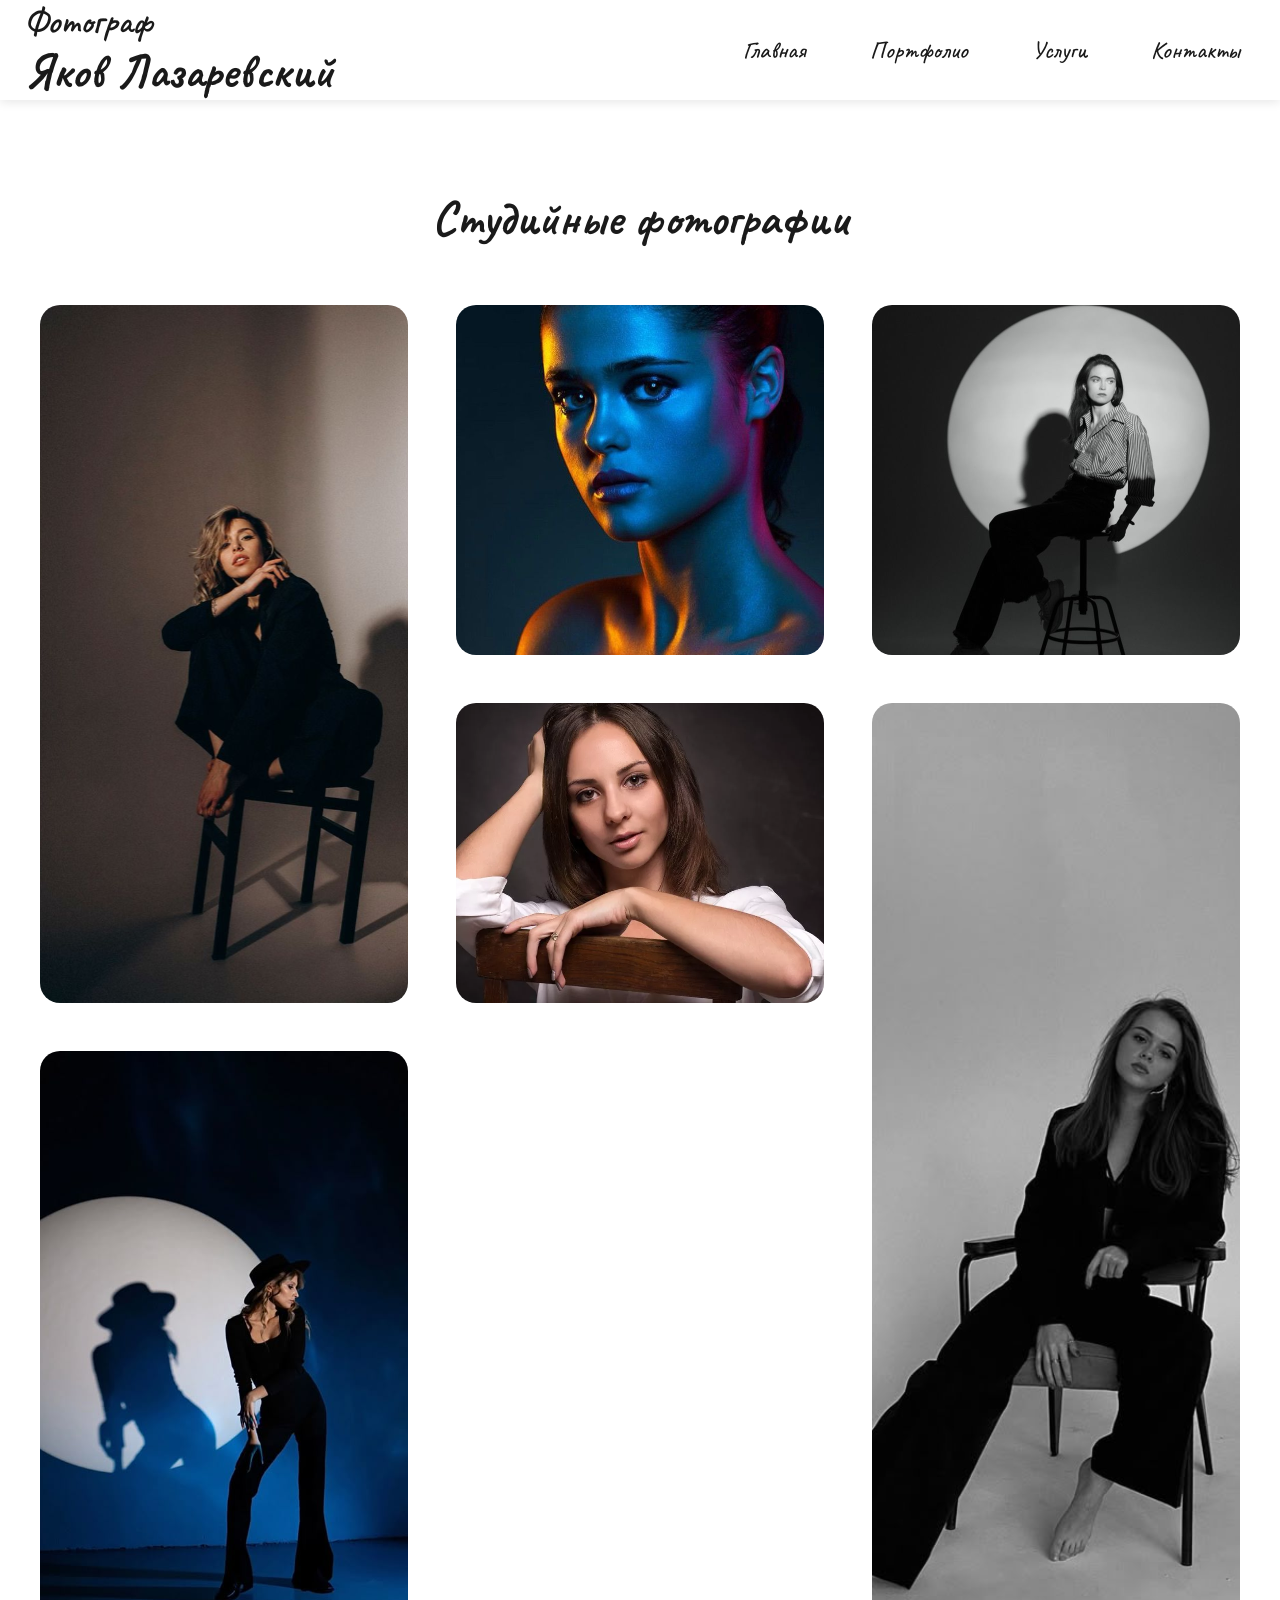
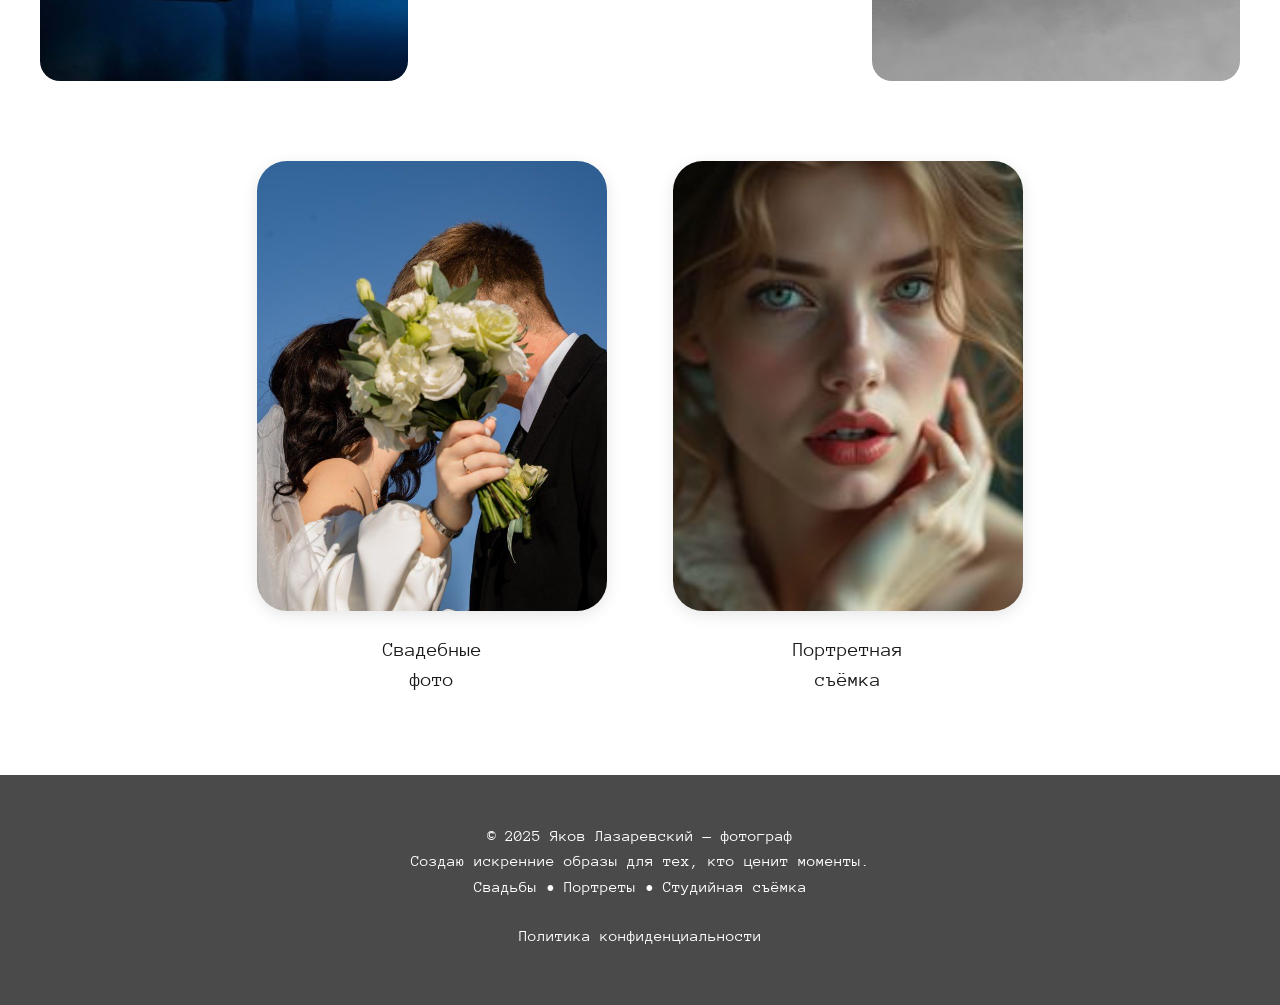
<file: studio-portfolio.html>
<!DOCTYPE html>
<html lang="ru">
<head>
    <meta charset="UTF-8">
    <meta name="viewport" content="width=device-width, initial-scale=1.0">
    <title>Студийное портфолио - Яков Лазаревский</title>
    <link rel="stylesheet" href="style.css">
    <link href="https://fonts.googleapis.com/css2?family=Caveat:wght@400;600;700&family=Anonymous+Pro:wght@400;600&display=swap" rel="stylesheet">
</head>
<body>
    <header class="header header--white">
        <div class="container header__container">
            <div class="header__logo">
                <span class="header__logo-title">Фотограф</span>
                <span class="header__logo-name">Яков Лазаревский</span>
            </div>
            
            <nav class="nav">
                <ul class="nav__list">
                    <li class="nav__item"><a href="index.html" class="nav__link">Главная</a></li>
                    <li class="nav__item"><a href="portfolio.html" class="nav__link">Портфолио</a></li>
                    <li class="nav__item"><a href="services.html" class="nav__link">Услуги</a></li>
                    <li class="nav__item"><a href="contacts.html" class="nav__link">Контакты</a></li>
                </ul>
            </nav>
            
            <button class="burger" aria-label="Меню" aria-expanded="false">
                <span class="burger__line"></span>
                <span class="burger__line"></span>
                <span class="burger__line"></span>
            </button>
        </div>
    </header>

    <section class="studio-portfolio-page">
        <div class="container">
            <h1 class="studio-portfolio-page__title">Студийные фотографии</h1>
            
            <div class="studio-portfolio-page__grid">
                <div class="studio-portfolio-page__item studio-portfolio-page__item--tall">
                    <img src="img/image 28.svg" alt="Студийное фото" class="studio-portfolio-page__img">
                </div>
                
                <div class="studio-portfolio-page__item studio-portfolio-page__item--portrait-color">
                    <img src="img/image 34.svg" alt="Студийное фото" class="studio-portfolio-page__img">
                </div>
                
                <div class="studio-portfolio-page__item studio-portfolio-page__item--bw-circle">
                    <img src="img/image 29.svg" alt="Студийное фото" class="studio-portfolio-page__img">
                </div>
                
                <div class="studio-portfolio-page__item studio-portfolio-page__item--table">
                    <img src="img/image 30.svg" alt="Студийное фото" class="studio-portfolio-page__img">
                </div>
                
                <div class="studio-portfolio-page__item studio-portfolio-page__item--wide-chair">
                    <img src="img/image 31.svg" alt="Студийное фото" class="studio-portfolio-page__img">
                </div>
                
                <div class="studio-portfolio-page__item studio-portfolio-page__item--shadow">
                    <img src="img/image 32.svg" alt="Студийное фото" class="studio-portfolio-page__img">
                </div>
            </div>
            
            <div class="studio-portfolio-page__categories">
                <a href="wedding-portfolio.html" class="studio-portfolio-page__category">
                    <div class="studio-portfolio-page__category-image">
                        <img src="img/image 2.svg" alt="Свадебные фото" class="studio-portfolio-page__category-img">
                    </div>
                    <p class="studio-portfolio-page__category-title">Свадебные<br>фото</p>
                </a>
                
                <a href="portrait-portfolio.html" class="studio-portfolio-page__category">
                    <div class="studio-portfolio-page__category-image">
                        <img src="img/image 3.svg" alt="Портретная съемка" class="studio-portfolio-page__category-img">
                    </div>
                    <p class="studio-portfolio-page__category-title">Портретная<br>съёмка</p>
                </a>
            </div>
        </div>
    </section>

    <footer class="footer">
        <div class="container">
            <p class="footer__text">
                © 2025 Яков Лазаревский — фотограф<br>
                Создаю искренние образы для тех, кто ценит моменты.<br>
                Свадьбы • Портреты • Студийная съёмка
            </p>
            <p class="footer__policy">Политика конфиденциальности</p>
        </div>
    </footer>

    <script src="script.js"></script>
</body>
</html>
</file>
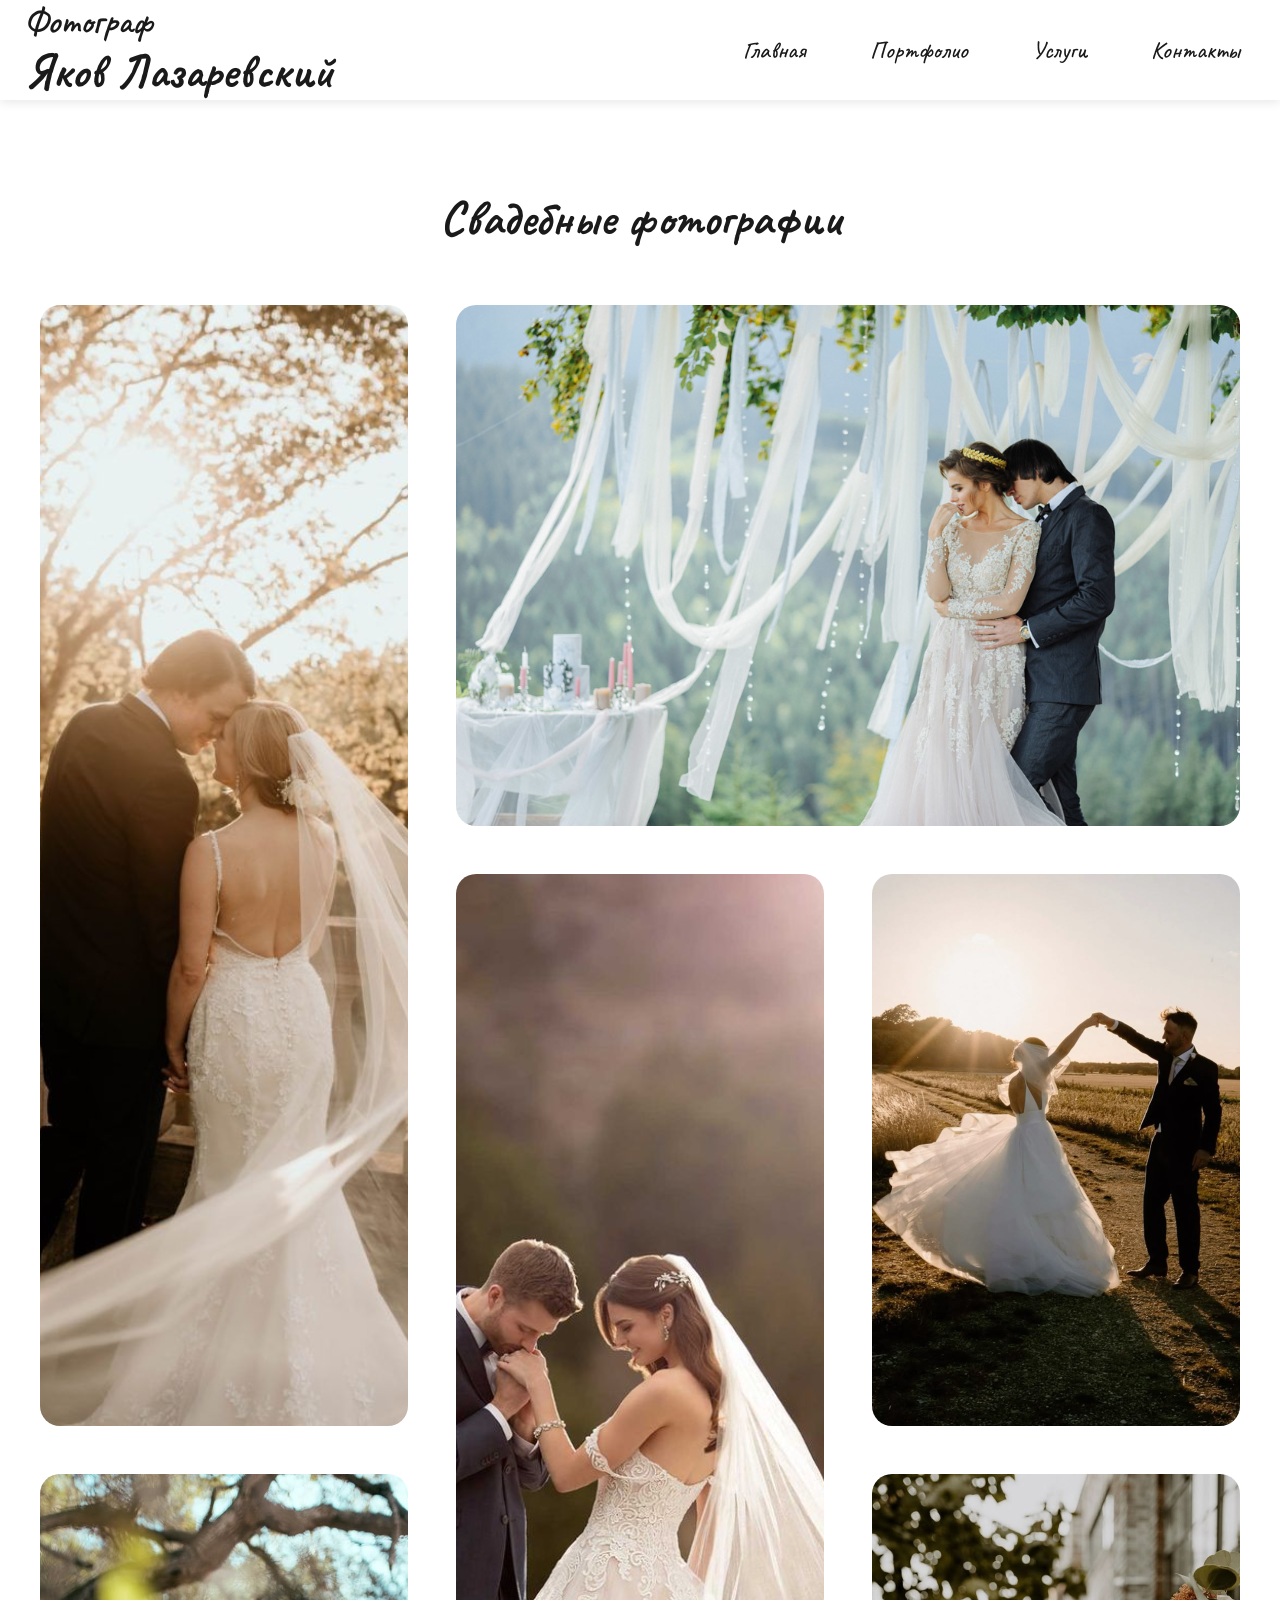
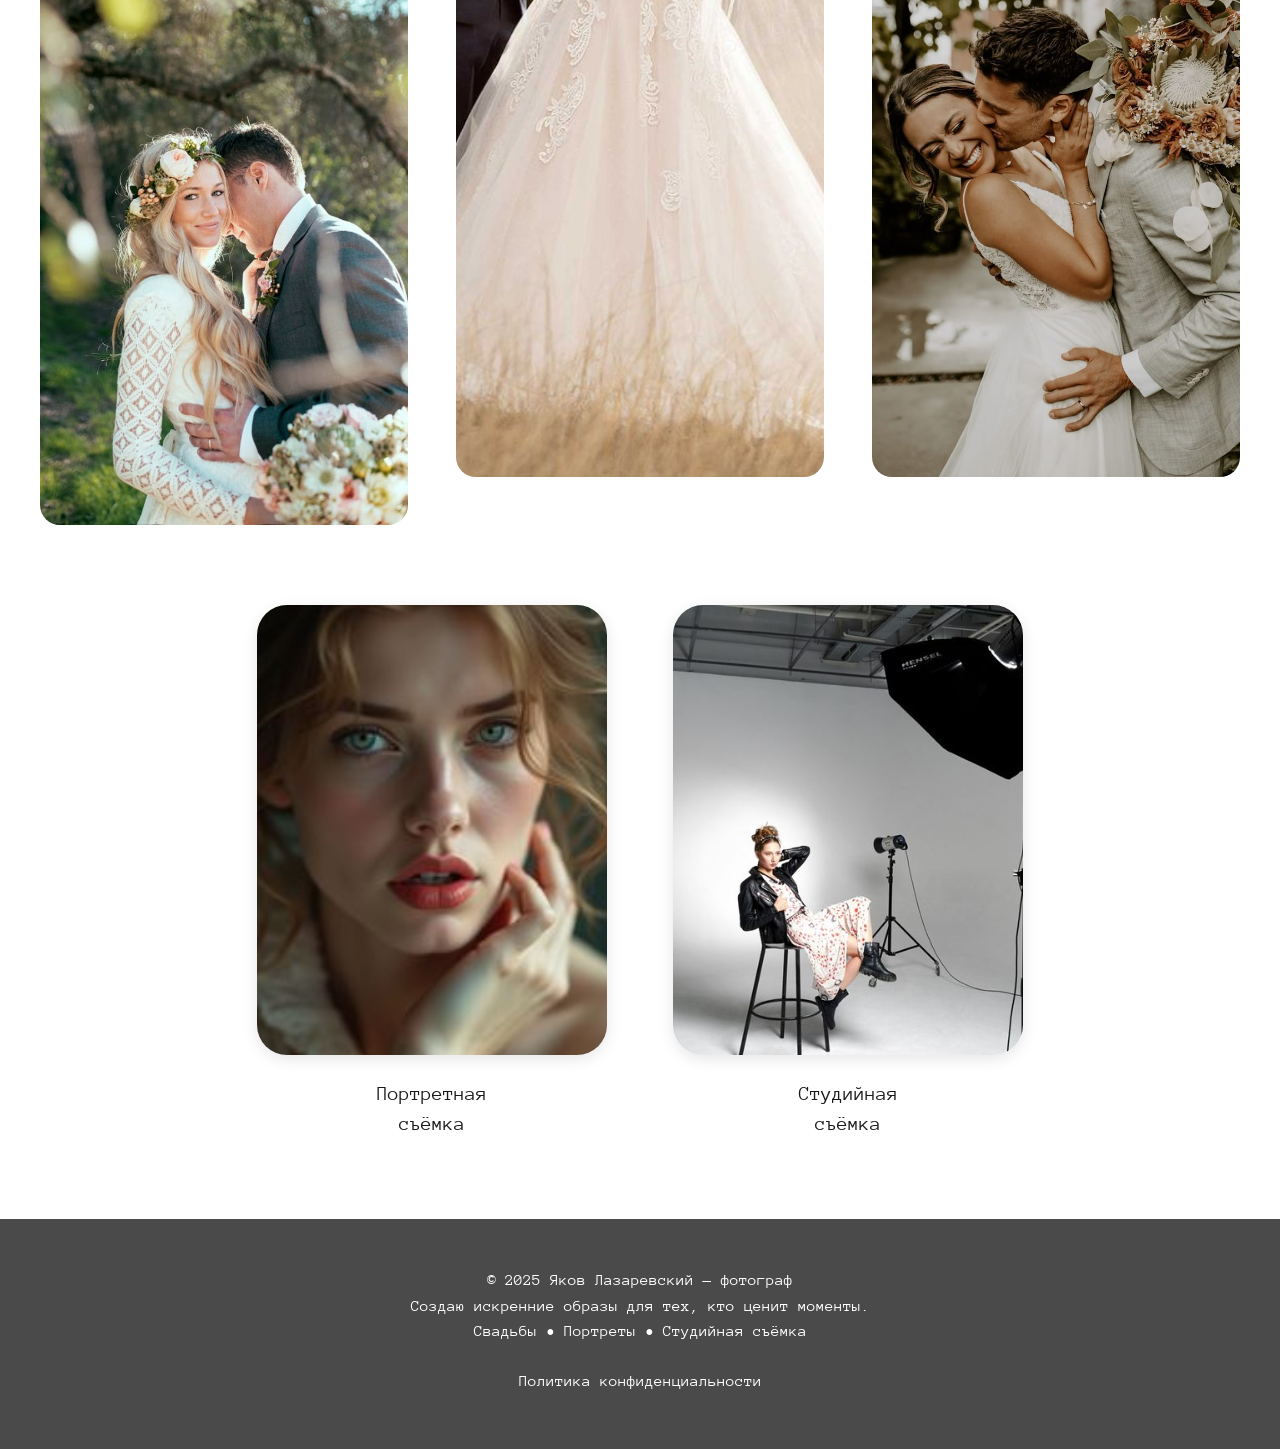
<file: wedding-portfolio.html>
<!DOCTYPE html>
<html lang="ru">
<head>
    <meta charset="UTF-8">
    <meta name="viewport" content="width=device-width, initial-scale=1.0">
    <title>Свадебное портфолио - Яков Лазаревский</title>
    <link rel="stylesheet" href="style.css">
    <link href="https://fonts.googleapis.com/css2?family=Caveat:wght@400;600;700&family=Anonymous+Pro:wght@400;600&display=swap" rel="stylesheet">
</head>
<body>
    <header class="header header--white">
        <div class="container header__container">
            <div class="header__logo">
                <span class="header__logo-title">Фотограф</span>
                <span class="header__logo-name">Яков Лазаревский</span>
            </div>
            
            <nav class="nav">
                <ul class="nav__list">
                    <li class="nav__item"><a href="index.html" class="nav__link">Главная</a></li>
                    <li class="nav__item"><a href="portfolio.html" class="nav__link">Портфолио</a></li>
                    <li class="nav__item"><a href="services.html" class="nav__link">Услуги</a></li>
                    <li class="nav__item"><a href="contacts.html" class="nav__link">Контакты</a></li>
                </ul>
            </nav>
            
            <button class="burger" aria-label="Меню" aria-expanded="false">
                <span class="burger__line"></span>
                <span class="burger__line"></span>
                <span class="burger__line"></span>
            </button>
        </div>
    </header>

    <section class="wedding-portfolio-page">
        <div class="container">
            <h1 class="wedding-portfolio-page__title">Свадебные фотографии</h1>
            
            <div class="wedding-portfolio-page__grid">
                <div class="wedding-portfolio-page__item wedding-portfolio-page__item--tall">
                    <img src="img/image 19.svg" alt="Свадебное фото" class="wedding-portfolio-page__img">
                </div>
                
                <div class="wedding-portfolio-page__item wedding-portfolio-page__item--wide">
                    <img src="img/image 20.svg" alt="Свадебное фото" class="wedding-portfolio-page__img">
                </div>
                
                <div class="wedding-portfolio-page__item wedding-portfolio-page__item--tall">
                    <img src="img/image 21.svg" alt="Свадебное фото" class="wedding-portfolio-page__img">
                </div>
                
                <div class="wedding-portfolio-page__item wedding-portfolio-page__item--full-width">
                    <img src="img/image 22.svg" alt="Свадебное фото" class="wedding-portfolio-page__img">
                </div>
                
                <div class="wedding-portfolio-page__item wedding-portfolio-page__item--tall">
                    <img src="img/image 24.svg" alt="Свадебное фото" class="wedding-portfolio-page__img">
                </div>
                
                <div class="wedding-portfolio-page__item wedding-portfolio-page__item--square">
                    <img src="img/image 25.svg" alt="Свадебное фото" class="wedding-portfolio-page__img">
                </div>
            </div>
            
            <div class="wedding-portfolio-page__categories">
                <a href="portrait-portfolio.html" class="wedding-portfolio-page__category">
                    <div class="wedding-portfolio-page__category-image">
                        <img src="img/image 3.svg" alt="Портретная съемка" class="wedding-portfolio-page__category-img">
                    </div>
                    <p class="wedding-portfolio-page__category-title">Портретная<br>съёмка</p>
                </a>
                
                <a href="studio-portfolio.html" class="wedding-portfolio-page__category">
                    <div class="wedding-portfolio-page__category-image">
                        <img src="img/image 4.svg" alt="Студийная съемка" class="wedding-portfolio-page__category-img">
                    </div>
                    <p class="wedding-portfolio-page__category-title">Студийная<br>съёмка</p>
                </a>
            </div>
        </div>
    </section>

    <footer class="footer">
        <div class="container">
            <p class="footer__text">
                © 2025 Яков Лазаревский — фотограф<br>
                Создаю искренние образы для тех, кто ценит моменты.<br>
                Свадьбы • Портреты • Студийная съёмка
            </p>
            <p class="footer__policy">Политика конфиденциальности</p>
        </div>
    </footer>

    <script src="script.js"></script>
</body>
</html>
</file>
<file: style.css>
:root {
--color-primary: #ffffff;
--color-secondary: #1a1a1a;
--color-accent: #8b2635;
--color-text: #ffffff;
--color-text-dark: #1a1a1a;
--color-overlay: rgba(0, 0, 0, 0.4);
--font-family-heading: 'Caveat', cursive;
--font-family-body: 'Anonymous Pro', monospace;
--font-size-heading: 48px;
--font-size-body: 20px;
--font-size-sm: 16px;
--font-size-lg: 24px;
--font-size-xl: 36px;
--font-size-xxl: 48px;
--line-height: 1.6;
--spacing-xs: 8px;
--spacing-sm: 16px;
--spacing-md: 24px;
--spacing-lg: 32px;
--spacing-xl: 48px;
--spacing-xxl: 80px;
--container-max-width: 1400px;
--header-height: 80px;
--transition-fast: 0.3s ease;
--transition-normal: 0.5s ease;
}
*, *::before, *::after { box-sizing: border-box; margin: 0; padding: 0; }
html { scroll-behavior: smooth; font-size: var(--font-size-body); }
body {
font-family: var(--font-family-body);
font-size: var(--font-size-body);
line-height: var(--line-height);
color: var(--color-text);
background-color: var(--color-secondary);
overflow-x: hidden;
}
.container {
width: 100%;
max-width: var(--container-max-width);
margin: 0 auto;
padding: 0 var(--spacing-md);
}
/* Header - Base Styles */
.header {
position: fixed;
top: 0;
left: 0;
width: 100%;
height: var(--header-height);
background: rgba(255, 255, 255, 0.95);
backdrop-filter: blur(10px);
z-index: 1000;
padding: var(--spacing-sm) 0;
box-shadow: 0 2px 10px rgba(0, 0, 0, 0.1);
transition: all var(--transition-fast);
}
.header__container {
display: flex;
justify-content: space-between;
align-items: center;
height: 100%;
}
.header__logo {
display: flex;
flex-direction: column;
z-index: 1001;
}
.header__logo-title {
font-family: var(--font-family-heading);
font-size: var(--font-size-lg);
font-weight: 600;
color: var(--color-secondary);
line-height: 1.2;
}
.header__logo-name {
font-family: var(--font-family-heading);
font-size: var(--font-size-heading);
font-weight: 700;
color: var(--color-secondary);
line-height: 1.2;
}
/* Hero - Transparent Header */
.hero .header {
background: transparent;
box-shadow: none;
backdrop-filter: none;
}
.hero .header__logo-title,
.hero .header__logo-name,
.hero .burger__line {
color: var(--color-primary);
background-color: var(--color-primary);
}
/* Burger */
.burger {
display: flex;
flex-direction: column;
justify-content: space-between;
width: 30px;
height: 21px;
background: transparent;
border: none;
cursor: pointer;
padding: 0;
z-index: 1001;
transition: var(--transition-fast);
}
.burger__line {
display: block;
width: 100%;
height: 2px;
background-color: var(--color-secondary);
transition: var(--transition-fast);
transform-origin: center;
}
.burger--active .burger__line:nth-child(1) {
transform: translateY(9.5px) rotate(45deg);
background-color: var(--color-primary);
}
.burger--active .burger__line:nth-child(2) { opacity: 0; }
.burger--active .burger__line:nth-child(3) {
transform: translateY(-9.5px) rotate(-45deg);
background-color: var(--color-primary);
}
/* Navigation */
.nav {
position: fixed;
top: 0;
right: -100%;
width: 100%;
max-width: 300px;
height: 100vh;
background-color: rgba(26, 26, 26, 0.98);
padding: calc(var(--header-height) + var(--spacing-lg)) var(--spacing-lg);
transition: right var(--transition-normal);
z-index: 1000;
overflow-y: auto;
}
.nav--active { right: 0; }
.nav__list {
display: flex;
flex-direction: column;
gap: var(--spacing-md);
}
.nav__item {
opacity: 0;
transform: translateX(20px);
transition: opacity var(--transition-normal), transform var(--transition-normal);
}
.nav--active .nav__item {
opacity: 1;
transform: translateX(0);
}
.nav--active .nav__item:nth-child(1) { transition-delay: 0.1s; }
.nav--active .nav__item:nth-child(2) { transition-delay: 0.2s; }
.nav--active .nav__item:nth-child(3) { transition-delay: 0.3s; }
.nav--active .nav__item:nth-child(4) { transition-delay: 0.4s; }
.nav__link {
font-family: var(--font-family-heading);
font-size: var(--font-size-xl);
font-weight: 500;
color: var(--color-primary);
text-decoration: none;
transition: color var(--transition-fast);
display: block;
padding: var(--spacing-xs) 0;
}
.nav__link:hover, .nav__link:focus {
color: var(--color-accent);
outline: none;
}
.nav__link--active { color: var(--color-accent); }
/* Hero Section */
.hero {
position: relative;
min-height: 100vh;
width: 100%;
display: flex;
align-items: flex-end;
padding: var(--spacing-xxl) 0;
overflow: hidden;
}
.hero__bg {
position: absolute;
top: 0;
left: 0;
width: 100%;
height: 100%;
z-index: -1;
}
.hero__bg-image {
width: 100%;
height: 100%;
object-fit: cover;
object-position: center;
display: block;
}
.hero__overlay {
position: absolute;
top: 0;
left: 0;
width: 100%;
height: 100%;
background: var(--color-overlay);
z-index: 0;
}
.hero__container {
position: relative;
z-index: 1;
width: 100%;
}
.hero__content { max-width: 800px; }
.hero__text {
font-family: var(--font-family-body);
font-size: var(--font-size-body);
line-height: 1.8;
color: var(--color-primary);
margin-bottom: var(--spacing-md);
opacity: 0;
animation: fadeInUp 1s ease forwards;
}
.hero__text:nth-child(1) { animation-delay: 0.3s; }
.hero__text:nth-child(2) { animation-delay: 0.5s; }
@keyframes fadeInUp {
from { opacity: 0; transform: translateY(30px); }
to { opacity: 1; transform: translateY(0); }
}
/* Sections Base */
.welcome, .about, .services, .contacts,
.services-page, .portfolio-page, .contacts-page,
.wedding-portfolio-page, .studio-portfolio-page, .portrait-portfolio-page {
padding: var(--spacing-xxl) 0;
background-color: var(--color-primary);
color: var(--color-text-dark);
}
.portfolio {
padding: var(--spacing-xxl) 0;
background-color: var(--color-secondary);
color: var(--color-text);
}
/* Titles */
.welcome__title, .about__title, .services__title, .contacts__title,
.services-page__title, .portfolio-page__title, .contacts-page__title,
.wedding-portfolio-page__title, .studio-portfolio-page__title, .portrait-portfolio-page__title {
font-family: var(--font-family-heading);
font-size: var(--font-size-xxl);
font-weight: 700;
text-align: center;
margin-bottom: var(--spacing-xl);
color: var(--color-text-dark);
}
/* Welcome */
.welcome__text {
max-width: 900px;
margin: 0 auto var(--spacing-xxl);
text-align: center;
line-height: 1.8;
font-size: var(--font-size-sm);
}
.welcome__grid {
display: grid;
grid-template-columns: 1fr;
gap: var(--spacing-lg);
align-items: start;
}
.welcome__card {
display: flex;
flex-direction: column;
align-items: center;
width: 100%;
}
.welcome__card-image {
width: 100%;
max-width: 400px;
height: 300px;
overflow: hidden;
margin-bottom: var(--spacing-md);
}
.welcome__img {
width: 100%;
height: 100%;
object-fit: cover;
object-position: center;
transition: transform var(--transition-normal);
display: block;
}
.welcome__card:hover .welcome__img { transform: scale(1.05); }
.welcome__card-title {
font-family: var(--font-family-body);
font-size: var(--font-size-sm);
text-align: center;
color: var(--color-text-dark);
font-weight: 400;
}
/* About */
.about__grid {
display: grid;
grid-template-columns: 1fr;
gap: var(--spacing-lg);
align-items: center;
}
.about__image-wrapper {
border-radius: 40px;
overflow: hidden;
height: 500px;
margin: 0;
}
.about__image-wrapper--left { border-radius: 0 40px 40px 0; }
.about__image-wrapper--right { border-radius: 40px 0 0 40px; }
.about__img {
width: 100%;
height: 100%;
object-fit: cover;
object-position: center;
display: block;
}
.about__content { padding: 0 var(--spacing-sm); }
.about__text {
font-family: var(--font-family-body);
font-size: var(--font-size-sm);
line-height: 1.8;
margin-bottom: var(--spacing-md);
color: var(--color-text-dark);
}
.about__text:last-child { margin-bottom: 0; }
/* Portfolio Grid */
.portfolio__grid {
display: grid;
grid-template-columns: 1fr;
gap: var(--spacing-sm);
grid-auto-rows: 250px;
}
.portfolio__item {
position: relative;
overflow: hidden;
border-radius: 20px;
cursor: pointer;
}
.portfolio__item--large { grid-row: span 2; }
.portfolio__item--wide { grid-column: span 1; }
.portfolio__img {
width: 100%;
height: 100%;
object-fit: cover;
transition: transform var(--transition-normal);
display: block;
}
.portfolio__item:hover .portfolio__img { transform: scale(1.05); }
/* Services Grid */
.services__grid {
display: grid;
grid-template-columns: 1fr;
gap: var(--spacing-xl);
justify-items: center;
}
.services__card {
display: flex;
flex-direction: column;
align-items: center;
text-align: center;
max-width: 300px;
}
.services__image-wrapper {
width: 280px;
height: 280px;
border-radius: 50%;
overflow: hidden;
margin-bottom: var(--spacing-md);
box-shadow: 0 4px 20px rgba(0, 0, 0, 0.1);
transition: transform var(--transition-normal);
}
.services__card:hover .services__image-wrapper { transform: scale(1.05); }
.services__img {
width: 100%;
height: 100%;
object-fit: cover;
object-position: center;
display: block;
}
.services__card-title {
font-family: var(--font-family-heading);
font-size: var(--font-size-lg);
font-weight: 600;
margin-bottom: var(--spacing-sm);
color: var(--color-text-dark);
}
.services__price {
font-family: var(--font-family-body);
font-size: var(--font-size-sm);
color: var(--color-text-dark);
font-weight: 400;
line-height: 1.6;
}
/* Contacts Grid */
.contacts__grid, .contacts-page__social {
display: grid;
grid-template-columns: repeat(3, 1fr);
gap: var(--spacing-lg);
justify-items: center;
max-width: 600px;
margin: 0 auto;
}
.contacts__item, .contacts-page__item {
display: flex;
flex-direction: column;
align-items: center;
text-align: center;
}
.contacts__icon-img, .contacts-page__icon {
width: 80px;
height: 80px;
object-fit: contain;
margin-bottom: var(--spacing-sm);
display: block;
}
.contacts__label, .contacts-page__label {
font-family: var(--font-family-body);
font-size: var(--font-size-sm);
color: var(--color-text-dark);
font-weight: 400;
}
.contacts-page__phone {
text-align: center;
margin-top: var(--spacing-xl);
}
.contacts-page__phone-label {
font-family: var(--font-family-body);
font-size: var(--font-size-lg);
font-weight: 600;
color: var(--color-text-dark);
margin-right: var(--spacing-sm);
}
.contacts-page__phone-number {
font-family: var(--font-family-body);
font-size: var(--font-size-xxl);
font-weight: 700;
color: var(--color-text-dark);
letter-spacing: 2px;
}
/* Footer */
.footer {
padding: var(--spacing-xl) 0 var(--spacing-lg);
background-color: #4a4a4a;
color: var(--color-primary);
text-align: center;
}
.footer__text, .footer__policy {
font-family: var(--font-family-body);
font-size: var(--font-size-sm);
color: var(--color-primary);
line-height: 1.6;
margin-bottom: var(--spacing-md);
}
/* Internal Pages */
.portfolio-page, .services-page, .contacts-page,
.wedding-portfolio-page, .studio-portfolio-page, .portrait-portfolio-page {
padding: calc(var(--spacing-xxl) + var(--header-height)) 0 var(--spacing-xxl);
min-height: 100vh;
}
.portfolio-page__grid, .services-page__grid {
display: grid;
grid-template-columns: 1fr;
gap: var(--spacing-xl);
justify-items: center;
max-width: 1000px;
margin: 0 auto;
}
.portfolio-page__card {
display: flex;
flex-direction: column;
align-items: center;
text-align: center;
width: 100%;
max-width: 400px;
}
.portfolio-page__image-wrapper {
width: 100%;
max-width: 400px;
height: 300px;
border-radius: 30px;
overflow: hidden;
margin-bottom: var(--spacing-md);
box-shadow: 0 4px 15px rgba(0, 0, 0, 0.1);
transition: transform var(--transition-normal);
}
.portfolio-page__card:hover .portfolio-page__image-wrapper { transform: scale(1.05); }
.portfolio-page__img {
width: 100%;
height: 100%;
object-fit: cover;
object-position: center;
display: block;
}
.portfolio-page__title {
font-family: var(--font-family-body);
font-size: var(--font-size-sm);
color: var(--color-text-dark);
line-height: 1.6;
}
.services-page__subtitle {
font-family: var(--font-family-heading);
font-size: var(--font-size-lg);
text-align: center;
margin-bottom: var(--spacing-xxl);
color: var(--color-text-dark);
font-weight: 400;
}
.services-page__card {
display: flex;
flex-direction: column;
align-items: center;
text-align: center;
max-width: 400px;
margin: 0 auto;
}
.services-page__image-wrapper {
width: 100%;
max-width: 400px;
height: 500px;
border-radius: 30px;
overflow: hidden;
margin-bottom: var(--spacing-lg);
box-shadow: 0 4px 20px rgba(0, 0, 0, 0.1);
transition: transform var(--transition-normal);
}
.services-page__card:hover .services-page__image-wrapper { transform: scale(1.02); }
.services-page__img {
width: 100%;
height: 100%;
object-fit: cover;
object-position: center;
display: block;
}
.services-page__card-title {
font-family: var(--font-family-heading);
font-size: var(--font-size-xl);
font-weight: 700;
margin-bottom: var(--spacing-sm);
color: var(--color-text-dark);
line-height: 1.3;
}
.services-page__price {
font-family: var(--font-family-body);
font-size: var(--font-size-lg);
font-weight: 600;
color: var(--color-text-dark);
margin-bottom: var(--spacing-md);
}
.services-page__description {
font-family: var(--font-family-body);
font-size: var(--font-size-sm);
line-height: 1.6;
color: var(--color-text-dark);
text-align: left;
}
.services-page__description p { margin-bottom: var(--spacing-sm); }
.services-page__list {
list-style: disc;
padding-left: var(--spacing-lg);
margin-bottom: var(--spacing-sm);
}
.services-page__list li {
list-style: disc;
margin-bottom: var(--spacing-xs);
}
.services-page__cta {
text-align: center;
margin-top: var(--spacing-xxl);
}
.services-page__button {
display: inline-block;
font-family: var(--font-family-heading);
font-size: var(--font-size-xxl);
font-weight: 700;
color: var(--color-text-dark);
text-decoration: none;
padding: var(--spacing-md) var(--spacing-xl);
border: 3px solid var(--color-text-dark);
border-radius: 50px;
transition: all var(--transition-fast);
}
.services-page__button:hover {
background-color: var(--color-text-dark);
color: var(--color-primary);
}
/* Portfolio Category Pages */
.wedding-portfolio-page__grid,
.studio-portfolio-page__grid,
.portrait-portfolio-page__grid {
display: grid;
grid-template-columns: 1fr;
gap: var(--spacing-md);
max-width: 1200px;
margin: 0 auto var(--spacing-xxl);
}
.wedding-portfolio-page__item,
.studio-portfolio-page__item,
.portrait-portfolio-page__item {
position: relative;
overflow: hidden;
border-radius: 20px;
}
.wedding-portfolio-page__item--tall { grid-row: span 2; }
.portrait-portfolio-page__item--tall { grid-row: span 2; }
.portrait-portfolio-page__item--small { height: 250px; }
.portrait-portfolio-page__item--medium { height: 350px; }
.studio-portfolio-page__item--tall { grid-row: span 2; }
.studio-portfolio-page__item--portrait-color { height: 400px; }
.studio-portfolio-page__item--bw-circle { height: 400px; }
.studio-portfolio-page__item--table { height: 350px; }
.studio-portfolio-page__item--wide-chair { grid-row: span 2; }
.studio-portfolio-page__item--shadow { height: 500px; }
.wedding-portfolio-page__img,
.studio-portfolio-page__img,
.portrait-portfolio-page__img {
width: 100%;
height: 100%;
object-fit: cover;
object-position: center;
display: block;
transition: transform var(--transition-normal);
}
.wedding-portfolio-page__item:hover .wedding-portfolio-page__img,
.studio-portfolio-page__item:hover .studio-portfolio-page__img,
.portrait-portfolio-page__item:hover .portrait-portfolio-page__img {
transform: scale(1.03);
}
.wedding-portfolio-page__categories,
.studio-portfolio-page__categories,
.portrait-portfolio-page__categories {
display: grid;
grid-template-columns: 1fr;
gap: var(--spacing-lg);
max-width: 800px;
margin: 0 auto;
}
.wedding-portfolio-page__category,
.studio-portfolio-page__category,
.portrait-portfolio-page__category {
display: flex;
flex-direction: column;
align-items: center;
text-decoration: none;
transition: transform var(--transition-fast);
}
.wedding-portfolio-page__category:hover,
.studio-portfolio-page__category:hover,
.portrait-portfolio-page__category:hover {
transform: translateY(-5px);
}
.wedding-portfolio-page__category-image,
.studio-portfolio-page__category-image,
.portrait-portfolio-page__category-image {
width: 100%;
max-width: 350px;
height: 350px;
border-radius: 30px;
overflow: hidden;
margin-bottom: var(--spacing-md);
box-shadow: 0 4px 15px rgba(0, 0, 0, 0.1);
}
.wedding-portfolio-page__category-img,
.studio-portfolio-page__category-img,
.portrait-portfolio-page__category-img {
width: 100%;
height: 100%;
object-fit: cover;
object-position: center;
display: block;
}
.wedding-portfolio-page__category-title,
.studio-portfolio-page__category-title,
.portrait-portfolio-page__category-title {
font-family: var(--font-family-body);
font-size: var(--font-size-sm);
color: var(--color-text-dark);
text-align: center;
line-height: 1.5;
text-decoration: none;
}
/* Tablet 768px */
@media (min-width: 768px) {
:root { --header-height: 100px; }
.header__logo-title { font-size: var(--font-size-xl); }
.header__logo-name { font-size: var(--font-size-heading); }
.hero__text { font-size: var(--font-size-body); }
.welcome__grid { grid-template-columns: repeat(2, 1fr); }
.welcome__card:nth-child(3) { grid-column: span 1; justify-self: center; }
.welcome__card-image { height: 350px; }
.welcome__text { font-size: var(--font-size-body); }
.about__grid { grid-template-columns: 1fr 1.5fr; }
.about__image-wrapper--right { display: none; }
.about__text { font-size: var(--font-size-body); }
.about__content { padding: 0 var(--spacing-lg); }
.portfolio__grid { grid-template-columns: repeat(2, 1fr); grid-auto-rows: 300px; gap: var(--spacing-md); }
.portfolio__item--wide { grid-column: span 2; }
.services__grid { grid-template-columns: repeat(3, 1fr); gap: var(--spacing-lg); }
.services__image-wrapper { width: 300px; height: 300px; }
.portfolio-page__grid { grid-template-columns: repeat(2, 1fr); gap: var(--spacing-lg); }
.portfolio-page__card:nth-child(3) { grid-column: span 1; justify-self: center; }
.portfolio-page__image-wrapper { height: 350px; }
.services-page__grid { grid-template-columns: repeat(2, 1fr); gap: var(--spacing-lg); }
.services-page__image-wrapper { height: 550px; }
.services-page__card-title { font-size: var(--font-size-xxl); }
.services-page__description { font-size: var(--font-size-body); }
.contacts-page__icon { width: 100px; height: 100px; }
.contacts-page__label { font-size: var(--font-size-body); }
.wedding-portfolio-page__grid,
.studio-portfolio-page__grid,
.portrait-portfolio-page__grid { grid-template-columns: repeat(2, 1fr); gap: var(--spacing-lg); }
.wedding-portfolio-page__item--wide { grid-column: span 2; }
.wedding-portfolio-page__categories,
.studio-portfolio-page__categories,
.portrait-portfolio-page__categories { grid-template-columns: repeat(2, 1fr); }
.wedding-portfolio-page__category-image,
.studio-portfolio-page__category-image,
.portrait-portfolio-page__category-image { height: 400px; }
.portrait-portfolio-page__item--tall { height: auto; }
.portrait-portfolio-page__item--small { height: 300px; }
.portrait-portfolio-page__item--medium { height: 400px; }
.studio-portfolio-page__item--tall { height: 600px; }
.studio-portfolio-page__item--portrait-color { height: 450px; }
.studio-portfolio-page__item--bw-circle { height: 450px; }
.studio-portfolio-page__item--table { height: 400px; }
.studio-portfolio-page__item--wide-chair { height: 650px; }
.studio-portfolio-page__item--shadow { height: 600px; }
}
/* Desktop 1024px */
@media (min-width: 1024px) {
.burger { display: none; }
.nav { position: static; width: auto; max-width: none; height: auto; background: transparent; padding: 0; overflow: visible; }
.nav__list { flex-direction: row; gap: var(--spacing-lg); }
.nav__item { opacity: 1; transform: none; }
.nav__link { font-size: var(--font-size-lg); padding: var(--spacing-xs) var(--spacing-sm); color: var(--color-secondary); }
.nav__link:hover, .nav__link:focus { color: var(--color-accent); }
.hero .nav__link { color: var(--color-primary); }
.hero .nav__link:hover, .hero .nav__link:focus { color: var(--color-accent); }
.welcome__grid { grid-template-columns: repeat(3, 1fr); }
.welcome__card:nth-child(3) { grid-column: auto; }
.welcome__card-image { height: 380px; }
.about__grid { grid-template-columns: 1fr 1.2fr 1fr; gap: 0; }
.about__image-wrapper { height: 600px; margin: 0; }
.about__image-wrapper--left { border-radius: 0 40px 40px 0; }
.about__image-wrapper--right { display: block; border-radius: 40px 0 0 40px; }
.about__content { padding: 0 var(--spacing-xl); }
.portfolio__grid { grid-template-columns: repeat(3, 1fr); grid-template-rows: repeat(3, 350px); gap: var(--spacing-lg); }
.portfolio__item--large { grid-column: 1; grid-row: 1 / 3; }
.portfolio__item:nth-child(2) { grid-column: 2; grid-row: 1; }
.portfolio__item:nth-child(3) { grid-column: 3; grid-row: 1; }
.portfolio__item--wide { grid-column: 2; grid-row: 2; }
.portfolio__item:nth-child(5) { grid-column: 3; grid-row: 2; }
.services__image-wrapper { width: 320px; height: 320px; }
.services__card-title { font-size: var(--font-size-xl); }
.services__price { font-size: var(--font-size-body); }
.portfolio-page__grid { grid-template-columns: repeat(3, 1fr); max-width: 1200px; }
.portfolio-page__card:nth-child(3) { grid-column: auto; }
.portfolio-page__image-wrapper { height: 380px; }
.portfolio-page__title { font-size: var(--font-size-body); }
.services-page__grid { grid-template-columns: repeat(3, 1fr); max-width: 1400px; }
.services-page__card:nth-child(3) { grid-column: auto; }
.services-page__image-wrapper { height: 600px; }
.services-page__button { font-size: 48px; padding: var(--spacing-lg) var(--spacing-xxl); }
.contacts-page__phone-label { font-size: var(--font-size-xl); }
.contacts-page__phone-number { font-size: 48px; }
.header--white .nav__link { color: var(--color-secondary); }
.header--white .nav__link:hover, .header--white .nav__link:focus { color: var(--color-accent); }
.header--white .nav__link--active { color: var(--color-accent); }
.wedding-portfolio-page__grid,
.studio-portfolio-page__grid,
.portrait-portfolio-page__grid { grid-template-columns: repeat(3, 1fr); gap: var(--spacing-xl); }
.wedding-portfolio-page__item--tall { grid-row: span 2; }
.wedding-portfolio-page__item--wide { grid-column: span 2; }
.wedding-portfolio-page__category-image,
.studio-portfolio-page__category-image,
.portrait-portfolio-page__category-image { height: 450px; }
.wedding-portfolio-page__category-title,
.studio-portfolio-page__category-title,
.portrait-portfolio-page__category-title { font-size: var(--font-size-body); }
.studio-portfolio-page__item--tall { grid-row: span 2; height: auto; }
.studio-portfolio-page__item--portrait-color { height: 350px; }
.studio-portfolio-page__item--bw-circle { height: 350px; }
.studio-portfolio-page__item--table { height: 300px; }
.studio-portfolio-page__item--wide-chair { grid-row: span 2; height: auto; }
.studio-portfolio-page__item--shadow { height: auto; }
.portrait-portfolio-page__item--tall { grid-row: span 2; height: auto; }
.portrait-portfolio-page__item--small { height: 300px; }
.portrait-portfolio-page__item--medium { height: 400px; }
.portrait-portfolio-page__item--medium-vertical { height: 450px; }
.portrait-portfolio-page__item--tall-bw { grid-row: span 2; height: auto; }
.portrait-portfolio-page__item--tall-color { height: auto; }
}
/* Large Desktop 1440px */
@media (min-width: 1440px) {
.container { padding: 0 var(--spacing-xl); }
}
/* Reduced Motion */
@media (prefers-reduced-motion: reduce) {
*, *::before, *::after {
animation-duration: 0.01ms !important;
animation-iteration-count: 1 !important;
transition-duration: 0.01ms !important;
}
html { scroll-behavior: auto; }
}
</file>
